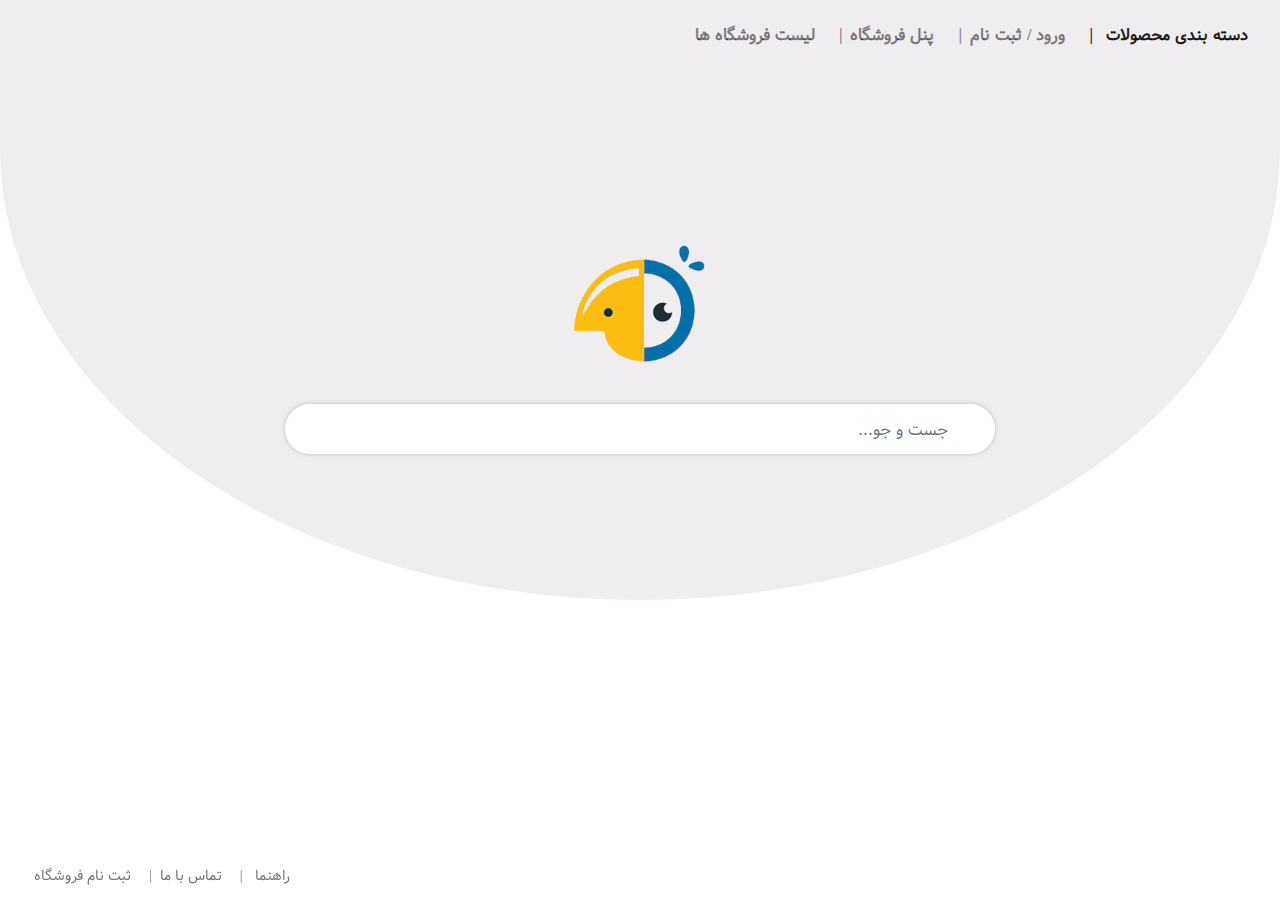
<file: index.html>
<!DOCTYPE html>
<html lang="en" dir="rtl">
<head>
    <meta http-equiv="Content-Type" content="text/html" charset="utf-8" />
    <meta name="viewport" content="width=device-width, initial-scale=1.0,  minimum-scale=1.0" />
    <title>ELSEE</title>
    <meta http-equiv="X-UA-Compatible" content="IE=edge">
    <meta name="viewport" content="width=device-width, initial-scale=1">
    <meta name="msapplication-tap-highlight" content="no"/>
    <link rel="shortcut icon" href="#">
    <meta name="keywords" content="">
    <meta name="description" content="">
    <meta name="application-name" content="ELSEE">
    <meta name="author" content="" />
    <meta name="robots" content="all, index, follow" />
    <meta name="googlebot" content="index, follow" />
    <meta name="geo.region" content="IR" />
    <meta name="dcterms.identifier" content="" />
    <meta name="dcterms.title" content="" />
    <meta name="dcterms.description" content="" />
    <meta name="dcterms.subject" content="" />
    <meta property="og:title" content="" />
    <meta property="og:description" content="" />
    <link rel="stylesheet" href="https://use.fontawesome.com/releases/v5.5.0/css/all.css" integrity="sha384-B4dIYHKNBt8Bc12p+WXckhzcICo0wtJAoU8YZTY5qE0Id1GSseTk6S+L3BlXeVIU" crossorigin="anonymous"/>
    <link rel="stylesheet" href="https://maxcdn.bootstrapcdn.com/bootstrap/4.1.0/css/bootstrap.min.css"/>
    <link rel="stylesheet" href="assets/css/home.css" />
    <link rel="stylesheet" href="assets/css/responsive.css" />
</head>


<body>
<header>
    <nav class="navbar navbar-expand-lg navbar-light">
        <button class="navbar-toggler" type="button" data-toggle="collapse" data-target="#main_navbar" aria-controls="main_navbar" aria-expanded="false" aria-label="Toggle navigation">
            <span class="navbar-toggler-icon"></span>
        </button>
        <div class="collapse navbar-collapse" id="main_navbar">
            <ul class="navbar-nav ml-auto">
                <li class="nav-item active">
                    <a class="nav-link" href="#exampleModal" data-toggle="modal">دسته بندی محصولات <span class="sr-only">(current)</span></a>
                </li>
                <li class="nav-item">
                    <a class="nav-link" href="#">ورود / ثبت نام</a>
                </li>
                <li class="nav-item">
                    <a class="nav-link" href="#">پنل فروشگاه</a>
                </li>
                <li class="nav-item">
                    <a class="nav-link" href="single.html">لیست فروشگاه ها</a>
                </li>
            </ul>
        </div>
    </nav>
</header>

<section id="main-page-back-color"></section>
<section>
    <div class="container demo">
        <div class="text-center">
            <main class="container">
                <div class="row h-100 justify-content-center align-items-center">
                    <div class="search_box col-lg-8 col-md-8 col-sm-10">
                        <div id="logo" class="text-center">
                            <figure>
                                <img src="assets/images/logo.png" alt="">
                            </figure>
                        </div>
                        <form>
                            <div class="search_frm_container input-group mb-3">
                                <input type="text" class="form-control" placeholder="جست و جو..." aria-label=""
                                       aria-describedby="search_btn" id="search_frm_input" size="4" maxlength="4">
                                <i class="fa fa-search" id="search_btn_icon"></i>
                                <i class="fa fa-times" id="clear_btn" title="Clear"></i>
                            </div>
                        </form>
                    </div>
                </div>
            </main>
        </div>
        <div class="modal left fade" id="exampleModal" tabindex="" role="dialog" aria-labelledby="exampleModalLabel" aria-hidden="true">
            <div class="modal-dialog" role="document" style="direction: rtl;">
                <div class="modal-content">
                    <div class="modal-body">
                        <ul class="navbar-nav right" style="float: right;">
                            <li>
                                <p style=" color: rgb(255, 187, 0); font-weight: bold; font-size: 20px;">دسته بندی ها</p>
                            </li>
                            <li class="nav-item">
                                <a class="nav-link" style="color: rgb(2, 2, 80); margin-bottom: 10px;" href='/products?filters={"category":"324769765"}'>TEST</a>
                            </li>
                        </ul>
                    </div>
                    <div class="modal-footer">
                        <button type="button" class="btn btn-secondary" data-dismiss="modal">بستن</button>
                    </div>
                </div>
            </div>
        </div>
    </div>
</section>

<footer>
    <nav class="footer">
        <ul class="mr-auto">
            <li class="nav-item">
                <a class="nav-link" href="#">راهنما </a>
            </li>
            <li class="nav-item">
                <a class="nav-link" href="#">تماس با ما</a>
            </li>
            <li class="nav-item">
                <a class="nav-link" href="#">ثبت نام فروشگاه</a>
            </li>
        </ul>
    </nav>
</footer>



<script src="https://ajax.googleapis.com/ajax/libs/jquery/3.3.1/jquery.min.js"></script>
<script src="https://cdnjs.cloudflare.com/ajax/libs/popper.js/1.14.0/umd/popper.min.js"></script>
<script src="https://maxcdn.bootstrapcdn.com/bootstrap/4.1.0/js/bootstrap.min.js"></script>
<script src="assets/js/home.js"></script>
</body>
</html>
</file>
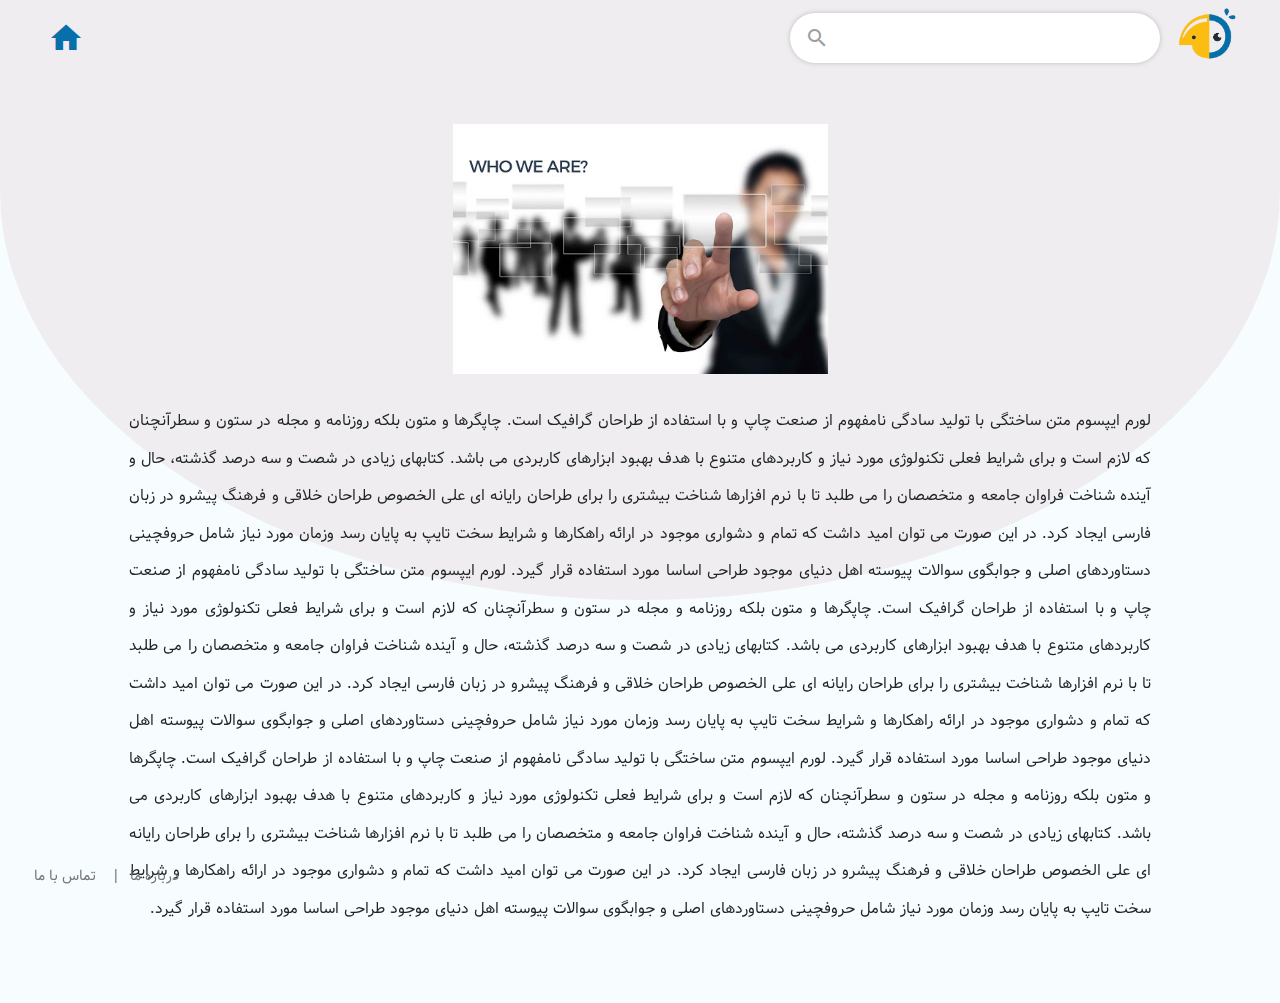
<file: about_us.html>
<!DOCTYPE html>
<html lang="en" dir="rtl">
<head>
    <meta http-equiv="Content-Type" content="text/html" charset="utf-8" />
    <title>درباره ما</title>
    <meta http-equiv="X-UA-Compatible" content="IE=edge">
    <meta name="msapplication-tap-highlight" content="no"/>
    <link rel="shortcut icon" href="#">
    <meta name="keywords" content="stm32f103zct6,arm®,cortex®,m3,stm32f1,microcontroller,ic,32,bit,72mhz,256kb,256k,8,flash,144,lqfp,20x20">
    <meta name="description" content="ARM® Cortex®-M3 STM32F1 Microcontroller IC 32-Bit 72MHz 256KB (256K x 8) FLASH 144-LQFP (20x20)">
    <meta name="application-name" content="STM32F103ZCT6">
    <meta name="author" content="http://yabco.ir" />
    <meta name="robots" content="all, index, follow" />
    <meta name="googlebot" content="index, follow" />
    <meta name="geo.region" content="IR" />
    <meta name="dcterms.identifier" content="http://yabco.ir" />
    <meta name="dcterms.title" content="STM32F103ZCT6" />
    <meta name="dcterms.description" content="ARM® Cortex®-M3 STM32F1 Microcontroller IC 32-Bit 72MHz 256KB (256K x 8) FLASH 144-LQFP (20x20)" />
    <meta name="dcterms.subject" content="ARM® Cortex®-M3 STM32F1 Microcontroller IC 32-Bit 72MHz 256KB (256K x 8) FLASH 144-LQFP (20x20)" />
    <meta property="og:title" content="STM32F103ZCT6" />
    <meta property="og:description" content="ARM® Cortex®-M3 STM32F1 Microcontroller IC 32-Bit 72MHz 256KB (256K x 8) FLASH 144-LQFP (20x20)" />
    <meta charset="UTF-8" />
    <meta name="viewport" content="width=device-width, initial-scale=1.0,  minimum-scale=1.0"/>
    <link rel="icon" href="assets/favicon.ico" type="image/x-icon">
    <link href="https://fonts.googleapis.com/icon?family=Material+Icons" rel="stylesheet">
    <link rel="stylesheet" href="assets/css/bootstrap.min.css"/>
    <link rel="stylesheet" href="assets/css/styles.css" />
    <link rel="stylesheet" href="assets/css/responsive.css" />
</head>


<body style="background-color: #f7fcff;">
<header>
    <nav class="navbar navbar-expand-lg navbar-light fixed-top">
        <button class="navbar-toggler" type="button" data-toggle="collapse" data-target="#main_navbar" aria-controls="main_navbar" aria-expanded="false" aria-label="Toggle navigation">
            <span class="navbar-toggler-icon"></span>
        </button>
        <a class="navbar-brand" href="index.html" id="navbarBrandDesktop">
            <img src="./assets/images/logo.png" alt="">
        </a>
        <div class="navbar_search_box">
            <form action="products.html">
                <div class="search_frm_container input-group mb-3">
                    <input type="text" class="form-control" aria-label=""
                           aria-describedby="search_btn" id="search_frm_input" autocomplete="off">
                    <i class="material-icons" id="search_btn_icon">search</i>
                    <i class="material-icons" id="clear_btn" title="Clear">close</i>
                </div>
            </form>
        </div>
        <a class="navbar-brand" href="index.html" id="navbarBrandMobile">
            <img src="./assets/images/logo.png" alt="">
        </a>
        <div class="collapse navbar-collapse" id="main_navbar">
            <ul class="navbar-nav mr-auto">
                <li class="nav-item active">
                    <a class="nav-link" href="index.html"><i class="material-icons">home</i><span class="sr-only">(current)</span></a>
                </li>
            </ul>
        </div>
    </nav>
</header>


<section id="main-page-back-color"></section>
<main style="margin-top: 100px;">
    <div class="container">
        <div class="row my-4">
            <div class="col-12">
                <div class="aboutus_container my-4">
                    <div class="card">
                        <div class="card-header"></div>
                        <div class="card-body">
                            <div class="aboutus_txt">
                                <p>
                                    لورم ایپسوم متن ساختگی با تولید سادگی نامفهوم از صنعت چاپ و با استفاده از طراحان گرافیک است. چاپگرها و متون بلکه روزنامه و مجله در ستون و سطرآنچنان که لازم است و برای شرایط فعلی تکنولوژی مورد نیاز و کاربردهای متنوع با هدف بهبود ابزارهای کاربردی می باشد. کتابهای زیادی در شصت و سه درصد گذشته، حال و آینده شناخت فراوان جامعه و متخصصان را می طلبد تا با نرم افزارها شناخت بیشتری را برای طراحان رایانه ای علی الخصوص طراحان خلاقی و فرهنگ پیشرو در زبان فارسی ایجاد کرد. در این صورت می توان امید داشت که تمام و دشواری موجود در ارائه راهکارها و شرایط سخت تایپ به پایان رسد وزمان مورد نیاز شامل حروفچینی دستاوردهای اصلی و جوابگوی سوالات پیوسته اهل دنیای موجود طراحی اساسا مورد استفاده قرار گیرد.

                                    لورم ایپسوم متن ساختگی با تولید سادگی نامفهوم از صنعت چاپ و با استفاده از طراحان گرافیک است. چاپگرها و متون بلکه روزنامه و مجله در ستون و سطرآنچنان که لازم است و برای شرایط فعلی تکنولوژی مورد نیاز و کاربردهای متنوع با هدف بهبود ابزارهای کاربردی می باشد. کتابهای زیادی در شصت و سه درصد گذشته، حال و آینده شناخت فراوان جامعه و متخصصان را می طلبد تا با نرم افزارها شناخت بیشتری را برای طراحان رایانه ای علی الخصوص طراحان خلاقی و فرهنگ پیشرو در زبان فارسی ایجاد کرد. در این صورت می توان امید داشت که تمام و دشواری موجود در ارائه راهکارها و شرایط سخت تایپ به پایان رسد وزمان مورد نیاز شامل حروفچینی دستاوردهای اصلی و جوابگوی سوالات پیوسته اهل دنیای موجود طراحی اساسا مورد استفاده قرار گیرد.

                                    لورم ایپسوم متن ساختگی با تولید سادگی نامفهوم از صنعت چاپ و با استفاده از طراحان گرافیک است. چاپگرها و متون بلکه روزنامه و مجله در ستون و سطرآنچنان که لازم است و برای شرایط فعلی تکنولوژی مورد نیاز و کاربردهای متنوع با هدف بهبود ابزارهای کاربردی می باشد. کتابهای زیادی در شصت و سه درصد گذشته، حال و آینده شناخت فراوان جامعه و متخصصان را می طلبد تا با نرم افزارها شناخت بیشتری را برای طراحان رایانه ای علی الخصوص طراحان خلاقی و فرهنگ پیشرو در زبان فارسی ایجاد کرد. در این صورت می توان امید داشت که تمام و دشواری موجود در ارائه راهکارها و شرایط سخت تایپ به پایان رسد وزمان مورد نیاز شامل حروفچینی دستاوردهای اصلی و جوابگوی سوالات پیوسته اهل دنیای موجود طراحی اساسا مورد استفاده قرار گیرد.
                                </p>
                            </div>
                        </div>
                    </div>
                </div>
            </div>
        </div>
    </div>
</main>



<footer>
    <nav class="footer">
        <ul class="mr-auto">
            <li class="nav-item">
                <a class="nav-link" href="about_us.html">درباره ما </a>
            </li>
            <li class="nav-item">
                <a class="nav-link" href="contact_us.html">تماس با ما</a>
            </li>
        </ul>
    </nav>
</footer>



<script src="assets/js/jquery-3.4.1.min.js"></script>
<script src="assets/js/popper.min.js"></script>
<script src="assets/js/bootstrap.min.js"></script>
<script src="assets/js/jquery.ez-plus.js"></script>
<script src="assets/js/owl.carousel.min.js"></script>
<script src="assets/js/scripts.js"></script>

</body>
</html>
</file>
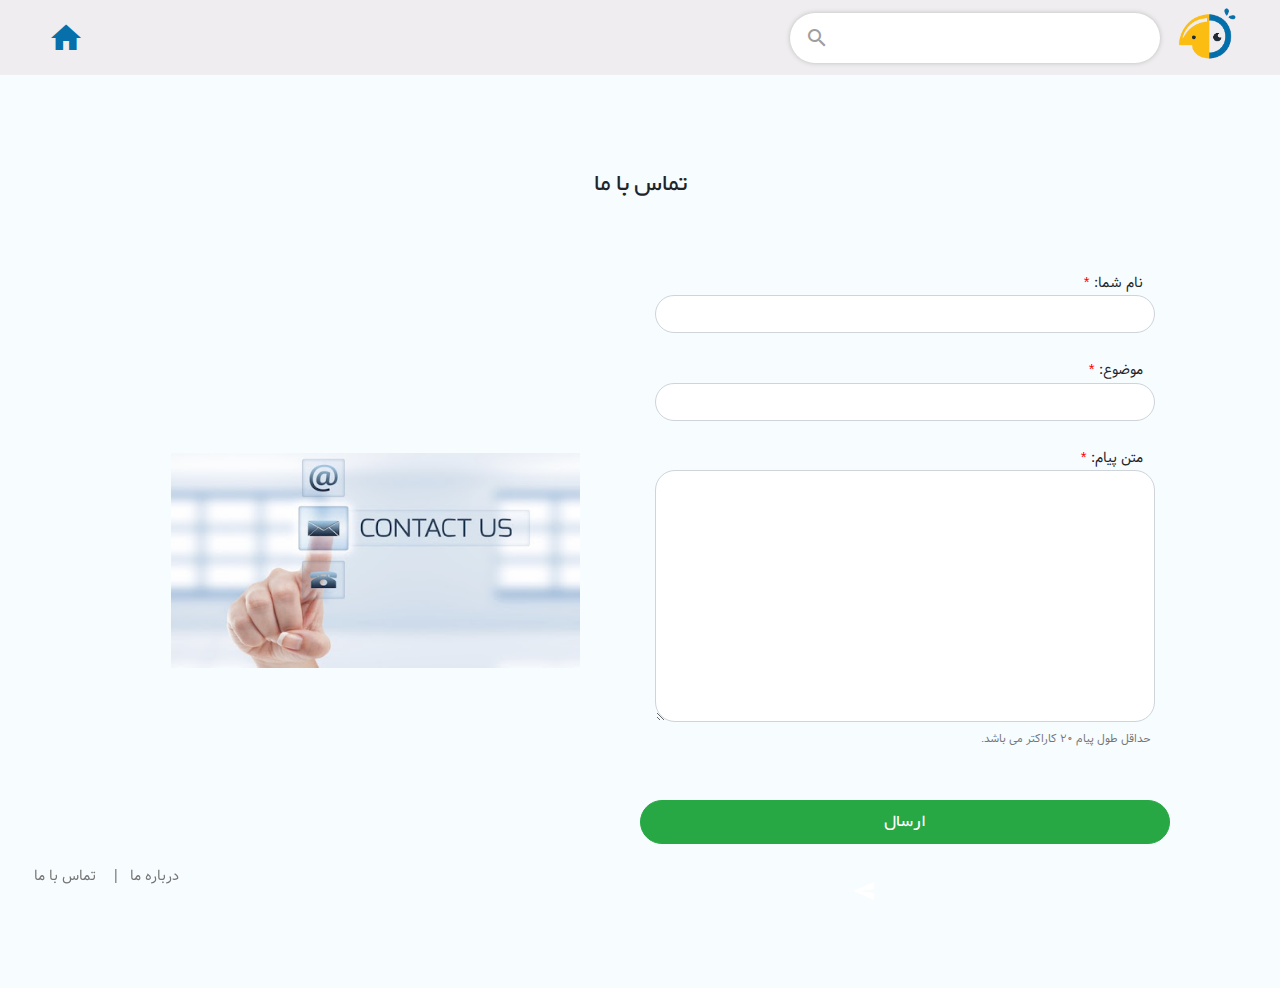
<file: contact_us.html>
<!DOCTYPE html>
<html lang="en" dir="rtl">
<head>
    <meta http-equiv="Content-Type" content="text/html" charset="utf-8" />
    <title>تماس با ما</title>
    <meta http-equiv="X-UA-Compatible" content="IE=edge">
    <meta name="msapplication-tap-highlight" content="no"/>
    <link rel="shortcut icon" href="#">
    <meta name="keywords" content="stm32f103zct6,arm®,cortex®,m3,stm32f1,microcontroller,ic,32,bit,72mhz,256kb,256k,8,flash,144,lqfp,20x20">
    <meta name="description" content="ARM® Cortex®-M3 STM32F1 Microcontroller IC 32-Bit 72MHz 256KB (256K x 8) FLASH 144-LQFP (20x20)">
    <meta name="application-name" content="STM32F103ZCT6">
    <meta name="author" content="http://yabco.ir" />
    <meta name="robots" content="all, index, follow" />
    <meta name="googlebot" content="index, follow" />
    <meta name="geo.region" content="IR" />
    <meta name="dcterms.identifier" content="http://yabco.ir" />
    <meta name="dcterms.title" content="STM32F103ZCT6" />
    <meta name="dcterms.description" content="ARM® Cortex®-M3 STM32F1 Microcontroller IC 32-Bit 72MHz 256KB (256K x 8) FLASH 144-LQFP (20x20)" />
    <meta name="dcterms.subject" content="ARM® Cortex®-M3 STM32F1 Microcontroller IC 32-Bit 72MHz 256KB (256K x 8) FLASH 144-LQFP (20x20)" />
    <meta property="og:title" content="STM32F103ZCT6" />
    <meta property="og:description" content="ARM® Cortex®-M3 STM32F1 Microcontroller IC 32-Bit 72MHz 256KB (256K x 8) FLASH 144-LQFP (20x20)" />
    <meta charset="UTF-8" />
    <meta name="viewport" content="width=device-width, initial-scale=1.0,  minimum-scale=1.0"/>
    <link rel="icon" href="assets/favicon.ico" type="image/x-icon">
    <link href="https://fonts.googleapis.com/icon?family=Material+Icons" rel="stylesheet">
    <link rel="stylesheet" href="assets/css/bootstrap.min.css"/>
    <link rel="stylesheet" href="assets/css/styles.css" />
    <link rel="stylesheet" href="assets/css/responsive.css" />
</head>


<body style="background-color: #f7fcff;">
<header>
    <nav class="navbar navbar-expand-lg navbar-light fixed-top">
        <button class="navbar-toggler" type="button" data-toggle="collapse" data-target="#main_navbar" aria-controls="main_navbar" aria-expanded="false" aria-label="Toggle navigation">
            <span class="navbar-toggler-icon"></span>
        </button>
        <a class="navbar-brand" href="index.html" id="navbarBrandDesktop">
            <img src="./assets/images/logo.png" alt="">
        </a>
        <div class="navbar_search_box">
            <form action="products.html">
                <div class="search_frm_container input-group mb-3">
                    <input type="text" class="form-control" aria-label=""
                           aria-describedby="search_btn" id="search_frm_input" autocomplete="off">
                    <i class="material-icons" id="search_btn_icon">search</i>
                    <i class="material-icons" id="clear_btn" title="Clear">close</i>
                </div>
            </form>
        </div>
        <a class="navbar-brand" href="index.html" id="navbarBrandMobile">
            <img src="./assets/images/logo.png" alt="">
        </a>
        <div class="collapse navbar-collapse" id="main_navbar">
            <ul class="navbar-nav mr-auto">
                <li class="nav-item active">
                    <a class="nav-link" href="index.html"><i class="material-icons">home</i><span class="sr-only">(current)</span></a>
                </li>
            </ul>
        </div>
    </nav>
</header>

<main style="margin-top: 100px;">
    <div class="container-fluid w-100">
        <div class="row my-4">
            <div class="col-12">
                <div class="contact_us_form_container my-5">
                    <div class="card">
                        <div class="card-header">
                            <h5 class="text-center">تماس با ما</h5>
                        </div>
                        <div class="card-body p-5">
                            <div class="row">
                                <div class="col-md-6 col-sm-12">
                                    <form class="contact_us_frm" id="contact_us_frm" novalidate>
                                        <div class="form-row">
                                            <div class="col-12 mb-4 required" id="your_name_div">
                                                <label for="your_name"> نام شما:</label>
                                                <input type="text" class="form-control" id="your_name" required>
                                                <div class="invalid-feedback">
                                                    <span id="invalid_name">لطفا نام خود را وارد کنید</span>
                                                </div>
                                            </div>
                                        </div>
                                        <div class="form-row">
                                            <div class="col-12 mb-4 required" id="subject_div">
                                                <label for="subject">موضوع:</label>
                                                <input type="text" class="form-control" id="subject">
                                                <div class="invalid-feedback">
                                                    <span id="invalid_subject">لطفا موضوع را وارد کنید</span>
                                                </div>
                                            </div>
                                        </div>
                                        <div class="form-row">
                                            <div class="col-12 mb-4 required">
                                                <label for="message_body">متن پیام:</label>
                                                <textarea class="form-control" name="" id="message_body" cols="30" rows="10"></textarea>
                                                <div class="form-text">حداقل طول پیام 20 کاراکتر می باشد.</div>
                                                <div class="invalid-feedback">
                                                    <span id="invalid_message">طول متن وارد شده کوتاه است</span>
                                                </div>
                                            </div>
                                        </div>
                                        <div class="row my-4">
                                            <button class="btn btn-success btn-block" type="submit" id="signup_frm_submit">
                                                ارسال<i class="material-icons align-middle mx-2" style="transform: rotateZ(180deg);">send</i>
                                            </button>
                                        </div>
                                    </form>
                                </div>
                                <div class="col-md-6 contact_us_image">
                                    <figure>
                                        <img src="assets/images/contactus.jpg" alt="">
                                    </figure>
                                </div>
                            </div>
                        </div>
                    </div>
                </div>
            </div>
        </div>
    </div>
</main>


<footer>
    <nav class="footer">
        <ul class="mr-auto">
            <li class="nav-item">
                <a class="nav-link" href="about_us.html">درباره ما </a>
            </li>
            <li class="nav-item">
                <a class="nav-link" href="contact_us.html">تماس با ما</a>
            </li>
        </ul>
    </nav>
</footer>


<script src="assets/js/jquery-3.4.1.min.js"></script>
<script src="assets/js/popper.min.js"></script>
<script src="assets/js/bootstrap.min.js"></script>
<script src="assets/js/jquery.ez-plus.js"></script>
<script src="assets/js/owl.carousel.min.js"></script>
<script src="assets/js/scripts.js"></script>

</body>
</html>
</file>
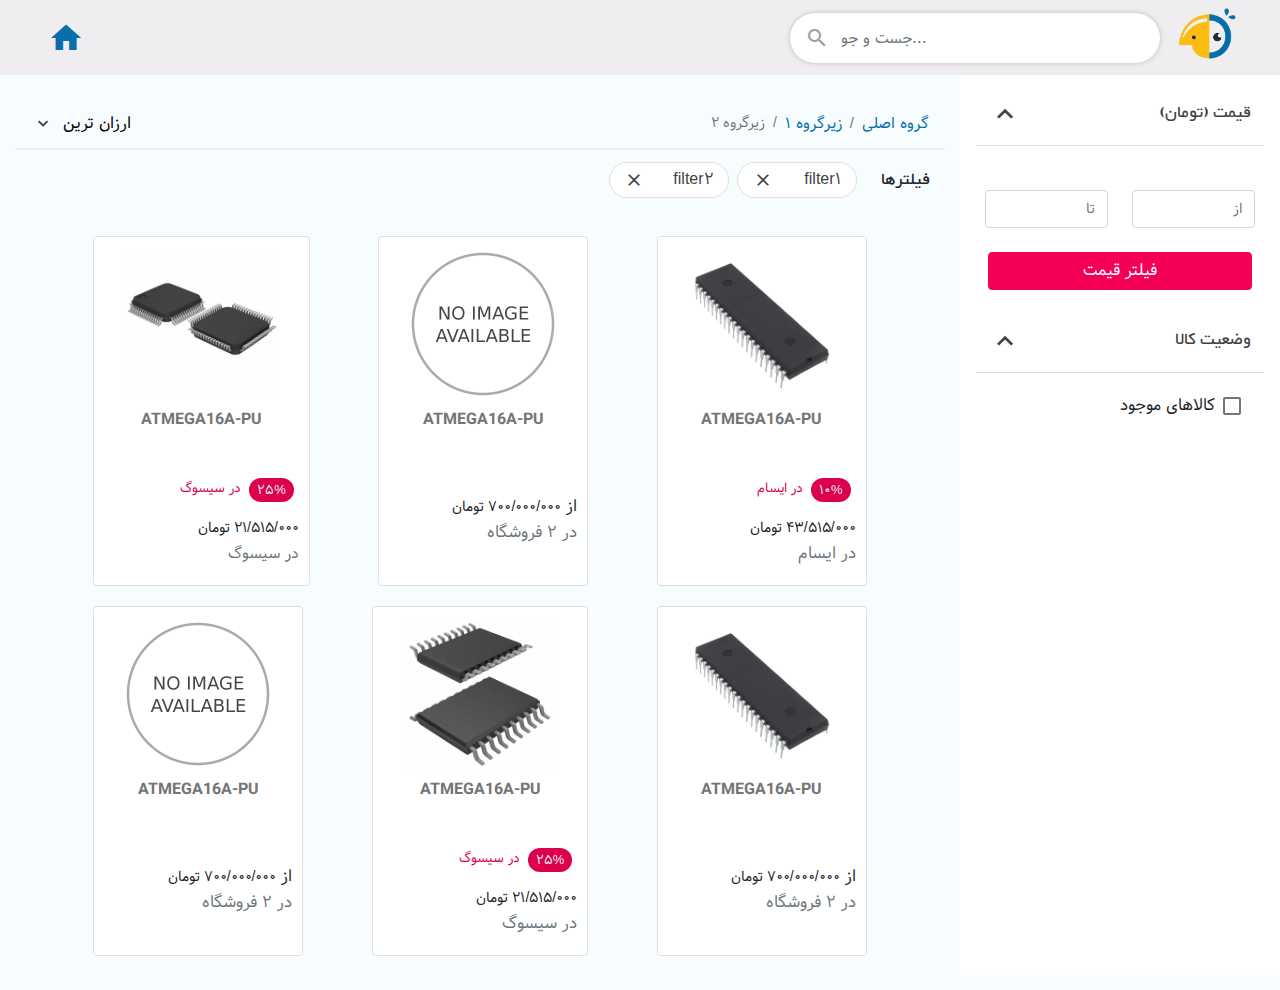
<file: products.html>
<!DOCTYPE html>
<html lang="en" dir="rtl">
<head>
    <meta http-equiv="Content-Type" content="text/html" charset="utf-8" />
    <title> STM32F103ZCT6</title>
    <meta http-equiv="X-UA-Compatible" content="IE=edge">
    <meta name="msapplication-tap-highlight" content="no"/>
    <link rel="shortcut icon" href="#">
    <meta name="keywords" content="stm32f103zct6,arm®,cortex®,m3,stm32f1,microcontroller,ic,32,bit,72mhz,256kb,256k,8,flash,144,lqfp,20x20">
    <meta name="description" content="ARM® Cortex®-M3 STM32F1 Microcontroller IC 32-Bit 72MHz 256KB (256K x 8) FLASH 144-LQFP (20x20)">
    <meta name="application-name" content="STM32F103ZCT6">
    <meta name="author" content="http://yabco.ir" />
    <meta name="robots" content="all, index, follow" />
    <meta name="googlebot" content="index, follow" />
    <meta name="geo.region" content="IR" />
    <meta name="dcterms.identifier" content="http://yabco.ir" />
    <meta name="dcterms.title" content="STM32F103ZCT6" />
    <meta name="dcterms.description" content="ARM® Cortex®-M3 STM32F1 Microcontroller IC 32-Bit 72MHz 256KB (256K x 8) FLASH 144-LQFP (20x20)" />
    <meta name="dcterms.subject" content="ARM® Cortex®-M3 STM32F1 Microcontroller IC 32-Bit 72MHz 256KB (256K x 8) FLASH 144-LQFP (20x20)" />
    <meta property="og:title" content="STM32F103ZCT6" />
    <meta property="og:description" content="ARM® Cortex®-M3 STM32F1 Microcontroller IC 32-Bit 72MHz 256KB (256K x 8) FLASH 144-LQFP (20x20)" />
    <meta charset="UTF-8" />
    <meta name="viewport" content="width=device-width, initial-scale=1.0,  minimum-scale=1.0"/>
    <title>products</title>
    <link rel="icon" href="assets/favicon.ico" type="image/x-icon">
    <link href="https://fonts.googleapis.com/icon?family=Material+Icons" rel="stylesheet">
    <link rel="stylesheet" href="assets/css/bootstrap.min.css"/>
    <link rel="stylesheet" href="assets/css/styles.css" />
    <link rel="stylesheet" href="assets/css/responsive.css" />
</head>


<body style="background-color: #f7fcff;">
<header>
    <nav class="navbar navbar-expand-lg navbar-light fixed-top">
        <button class="navbar-toggler" type="button" data-toggle="collapse" data-target="#main_navbar" aria-controls="main_navbar" aria-expanded="false" aria-label="Toggle navigation">
            <span class="navbar-toggler-icon"></span>
        </button>
        <a class="navbar-brand" href="index.html" id="navbarBrandDesktop">
            <img src="./assets/images/logo.png" alt="">
        </a>
        <div class="navbar_search_box">
            <form action="products.html">
                <div class="search_frm_container input-group mb-3">
                    <input type="text" class="form-control" placeholder="جست و جو..." aria-label=""
                           aria-describedby="search_btn" id="search_frm_input" autocomplete="off">
                    <i class="material-icons" id="search_btn_icon">search</i>
                    <i class="material-icons" id="clear_btn" title="Clear">close</i>
                </div>
            </form>
        </div>
        <a class="navbar-brand" href="index.html" id="navbarBrandMobile">
            <img src="./assets/images/logo.png" alt="">
        </a>
        <div class="collapse navbar-collapse" id="main_navbar">
            <ul class="navbar-nav mr-auto">
                <li class="nav-item active">
                    <a class="nav-link" href="index.html"><i class="material-icons">home</i><span class="sr-only">(current)</span></a>
                </li>
            </ul>
        </div>
    </nav>
</header>

<main style="margin-top: 100px;">
    <div class="container-fluid w-100">
        <div class="row my-4">
            <div class="col-md-3 col-sm-12">
                <div class="sidebar">
                    <div id="accordion">
                        <div class="card">
                            <div class="card-header" id="headingOne">
                                <h5 class="mb-0">
                                    <button class="btn btn-link" data-toggle="collapse" data-target="#collapseOne" aria-expanded="true" aria-controls="collapseOne">
                                        قیمت (تومان) <i class="material-icons">keyboard_arrow_up</i>
                                    </button>
                                </h5>
                            </div>
                            <div id="collapseOne" class="collapse show" aria-labelledby="headingOne" data-parent="#accordion">
                                <div class="card-body">
                                    <div class="row d-flex justify-content-around my-4">
                                        <input type="text" class="form-control col-5"  placeholder="از "
                                               onkeyup="this.value = this.value.replace(/[^\d]+/g, '');">
                                        <input type="text" class="form-control col-5" placeholder="تا "
                                               onkeyup="this.value = this.value.replace(/[^\d]+/g, '');">
                                    </div>
                                    <button class="btn btn-danger btn-block">فیلتر قیمت</button>
                                </div>
                            </div>
                        </div>
                        <div class="card">
                            <div class="card-header" id="headingTwo">
                                <h5 class="mb-0">
                                    <button class="btn btn-link" data-toggle="collapse"
                                            data-target="#collapseTwo" aria-expanded="true" aria-controls="collapseTwo">
                                        وضعیت کالا <i class="material-icons">keyboard_arrow_up</i>
                                    </button>
                                </h5>
                            </div>
                            <div id="collapseTwo" class="collapse show" aria-labelledby="headingTwo" data-parent="#accordion2">
                                <div class="card-body text-right">
                                    <label class="pure-material-checkbox">
                                        <input type="checkbox">
                                        <span>کالاهای موجود</span>
                                    </label>
                                </div>
                            </div>
                        </div>
                    </div>
                </div>
            </div>
            <div class="col-md-9 col-sm-12">
                <nav aria-label="breadcrumb" id="breadcrumb_nav">
                    <ol class="breadcrumb">
                        <li class="breadcrumb-item"><a href="#">گروه اصلی</a></li>
                        <li class="breadcrumb-item"><a href="#">زیرگروه 1</a></li>
                        <li class="breadcrumb-item active" aria-current="page">زیرگروه 2</li>
                    </ol>
                    <div class="dropdown">
                        <button class="btn dropdown-toggle" type="button" id="dropdownMenuButton"
                                data-toggle="dropdown" aria-haspopup="true" aria-expanded="false"
                        >
                            ارزان ترین
                            <i class="material-icons">keyboard_arrow_down</i>
                        </button>
                        <div class="dropdown-menu" aria-labelledby="dropdownMenuButton">
                            <a class="dropdown-item" href="#">محبوب ترین</a>
                            <a class="dropdown-item" href="#">جدیدترین</a>
                            <a class="dropdown-item active" href="#">ارزان ترین</a>
                            <a class="dropdown-item" href="#">گران ترین</a>
                        </div>
                    </div>
                </nav>
                <div class="products_filters">
                    <div class="row mb-3">
                        <h5>فیلترها</h5>
                        <ul class="products_filters_list">
                            <li>
                                <span class="text-right">filter1 <i class="material-icons close_filter_tag">close</i></span>
                            </li>
                            <li>
                                <span>filter2 <i class="material-icons close_filter_tag">close</i></span>
                            </li>
                        </ul>
                    </div>

                </div>

                <div class="products_list d-flex justify-content-center">
                    <div class="products_cards">
                        <div class="card">
                            <div class="card-header">
                                <a href="single.html">
                                    <img src="./assets/images/p2.jpg" alt="">
                                </a>
                                <a href="single.html"><h6 class="partNameBold">ATMEGA16A-PU</h6></a>
                            </div>
                            <div class="card-body">
                                <!-- if product had discount-->
                                <div class="row has_badge my-1">
                                    <span class="products_cart-badge">10%</span>
                                    <span class="products_cart-badge_text">در ایسام</span>
                                </div>
                                <!-- if product had discount-->

                                <!-- if product is in one shop-->
                                <div class="product_price_singleShop my-1">
                                    <p class="product_price"><span class="digits">43515000 تومان</span></p>
                                    <p class="product_price_shop"><span class="text-muted">در ایسام</span></p>
                                </div>
                                <!-- if product is in one shop-->
                            </div>
                        </div>
                        <div class="card">
                            <div class="card-header">
                                <a href="single.html">
                                    <!-- when no image is available -->
                                    <img class="no-image" src="" alt="">
                                </a>
                                <a href="single.html"><h6 class="partNameBold">ATMEGA16A-PU</h6></a>
                            </div>
                            <div class="card-body">
                                <!-- if product is in multi shops-->
                                <div class="product_price_multiShop my-1">
                                    <p class="product_price"><span class="digits">700000000 تومان</span></p>
                                    <p class="product_price_shop_count text-muted"><span>2</span></p>
                                </div>
                                <!-- if product is in multi shops-->
                            </div>
                        </div>
                        <div class="card">
                            <div class="card-header">
                                <a href="single.html">
                                    <img src="./assets/images/p1.jpg" alt="">
                                </a>
                                <a href="single.html"><h6 class="partNameBold">ATMEGA16A-PU</h6></a>
                            </div>
                            <div class="card-body">
                                <!-- if product had discount-->
                                <div class="row has_badge my-1">
                                    <span class="products_cart-badge">25%</span>
                                    <span class="products_cart-badge_text">در سیسوگ</span>
                                </div>
                                <!-- if product had discount-->

                                <!-- if product is in one shop-->
                                <div class="product_price_singleShop my-1">
                                    <p class="product_price"><span class="digits">21515000 تومان</span></p>
                                    <p class="product_price_shop_name"><span class="text-muted">در سیسوگ</span></p>
                                </div>
                                <!-- if product is in one shop-->
                            </div>
                        </div>
                        <div class="card">
                            <div class="card-header">
                                <a href="single.html">
                                    <img src="./assets/images/p2.jpg" alt="">
                                </a>
                                <a href="single.html"><h6 class="partNameBold">ATMEGA16A-PU</h6></a>
                            </div>
                            <div class="card-body">
                                <!-- if product is in multi shops-->
                                <div class="product_price_multiShop my-1">
                                    <p class="product_price"><span class="digits">700000000 تومان</span></p>
                                    <p class="product_price_shop_count text-muted"><span>2</span></p>
                                </div>
                                <!-- if product is in multi shops-->
                            </div>
                        </div>
                        <div class="card">
                            <div class="card-header">
                                <a href="single.html">
                                    <img src="./assets/images/p3.jpg" alt="">
                                </a>
                                <a href="single.html"><h6 class="partNameBold">ATMEGA16A-PU</h6></a>
                            </div>
                            <div class="card-body">
                                <!-- if product had discount-->
                                <div class="row has_badge my-1">
                                    <span class="products_cart-badge">25%</span>
                                    <span class="products_cart-badge_text">در سیسوگ</span>
                                </div>
                                <!-- if product had discount-->

                                <!-- if product is in one shop-->
                                <div class="product_price_singleShop my-1">
                                    <p class="product_price"><span class="digits">21515000 تومان</span></p>
                                    <p class="product_price_shop"><span class="text-muted">در سیسوگ</span></p>
                                </div>
                                <!-- if product is in one shop-->
                            </div>
                        </div>
                        <div class="card">
                            <div class="card-header">
                                <a href="single.html">
                                    <!-- when no image is available -->
                                    <img class="no-image" src="" alt="">
                                </a>
                                <a href="single.html"><h6 class="partNameBold">ATMEGA16A-PU</h6></a>
                            </div>
                            <div class="card-body">
                                <!-- if product is in multi shops-->
                                <div class="product_price_multiShop my-1">
                                    <p class="product_price"><span class="digits">700000000 تومان</span></p>
                                    <p class="product_price_shop_count text-muted"><span>2</span></p>
                                </div>
                                <!-- if product is in multi shops-->
                            </div>
                        </div>

                    </div>


                </div>

            </div>
        </div>
    </div>

</main>



<script src="assets/js/jquery-3.4.1.min.js"></script>
<script src="assets/js/popper.min.js"></script>
<script src="assets/js/bootstrap.min.js"></script>
<script src="assets/js/jquery.ez-plus.js"></script>
<script src="assets/js/owl.carousel.min.js"></script>
<script src="assets/js/scripts.js"></script>

</body>
</html>
</file>
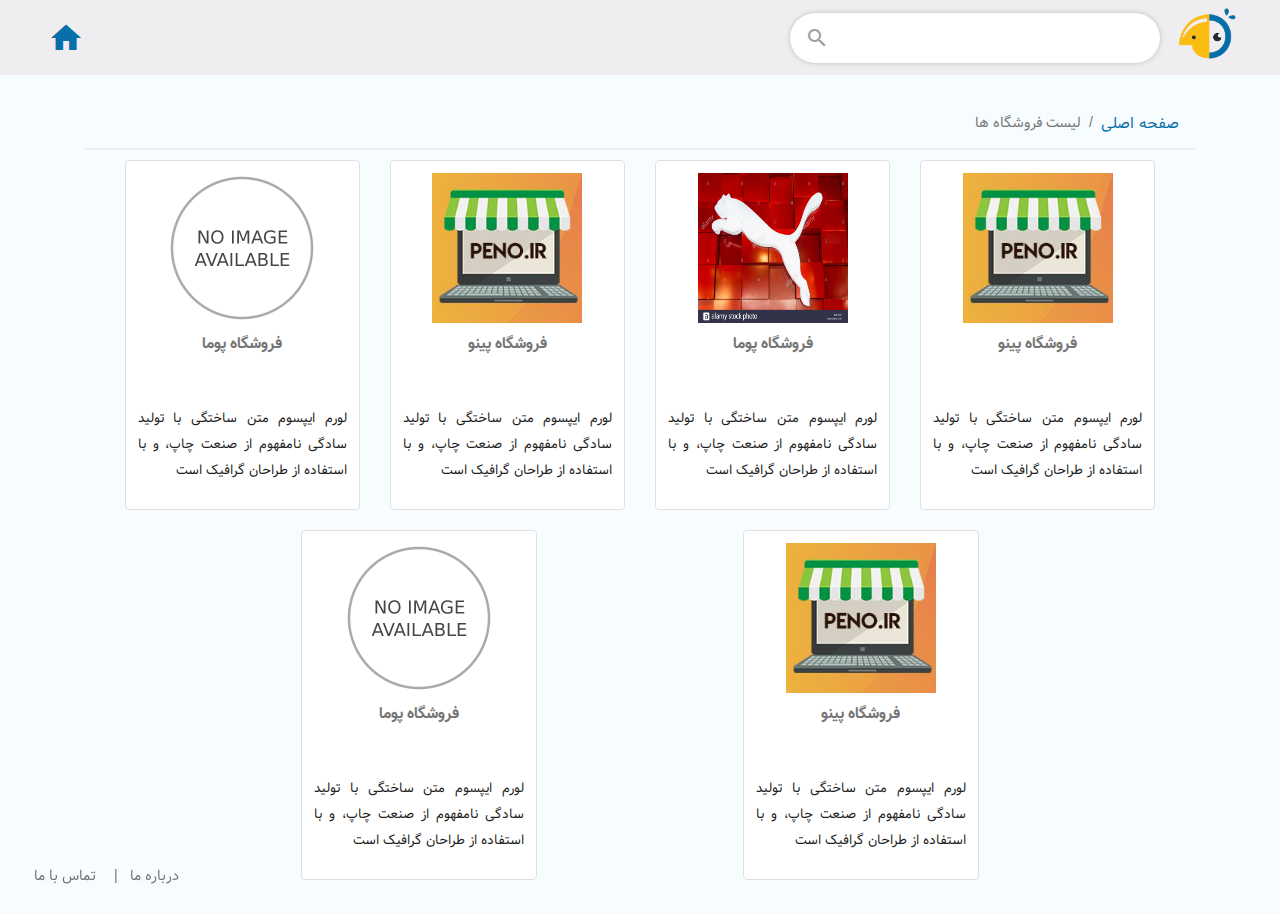
<file: shops_list.html>
<!DOCTYPE html>
<html lang="en" dir="rtl">
<head>
    <meta http-equiv="Content-Type" content="text/html" charset="utf-8" />
    <title>لیست فروشگاه ها</title>
    <meta http-equiv="X-UA-Compatible" content="IE=edge">
    <meta name="msapplication-tap-highlight" content="no"/>
    <link rel="shortcut icon" href="#">
    <meta name="keywords" content="stm32f103zct6,arm®,cortex®,m3,stm32f1,microcontroller,ic,32,bit,72mhz,256kb,256k,8,flash,144,lqfp,20x20">
    <meta name="description" content="ARM® Cortex®-M3 STM32F1 Microcontroller IC 32-Bit 72MHz 256KB (256K x 8) FLASH 144-LQFP (20x20)">
    <meta name="application-name" content="STM32F103ZCT6">
    <meta name="author" content="http://yabco.ir" />
    <meta name="robots" content="all, index, follow" />
    <meta name="googlebot" content="index, follow" />
    <meta name="geo.region" content="IR" />
    <meta name="dcterms.identifier" content="http://yabco.ir" />
    <meta name="dcterms.title" content="STM32F103ZCT6" />
    <meta name="dcterms.description" content="ARM® Cortex®-M3 STM32F1 Microcontroller IC 32-Bit 72MHz 256KB (256K x 8) FLASH 144-LQFP (20x20)" />
    <meta name="dcterms.subject" content="ARM® Cortex®-M3 STM32F1 Microcontroller IC 32-Bit 72MHz 256KB (256K x 8) FLASH 144-LQFP (20x20)" />
    <meta property="og:title" content="STM32F103ZCT6" />
    <meta property="og:description" content="ARM® Cortex®-M3 STM32F1 Microcontroller IC 32-Bit 72MHz 256KB (256K x 8) FLASH 144-LQFP (20x20)" />
    <meta charset="UTF-8" />
    <meta name="viewport" content="width=device-width, initial-scale=1.0,  minimum-scale=1.0"/>
    <link rel="icon" href="assets/favicon.ico" type="image/x-icon">
    <link href="https://fonts.googleapis.com/icon?family=Material+Icons" rel="stylesheet">
    <link rel="stylesheet" href="assets/css/bootstrap.min.css"/>
    <link rel="stylesheet" href="assets/css/styles.css" />
    <link rel="stylesheet" href="assets/css/responsive.css" />
</head>


<body style="background-color: #f7fcff;">
<header>
    <nav class="navbar navbar-expand-lg navbar-light fixed-top">
        <button class="navbar-toggler" type="button" data-toggle="collapse" data-target="#main_navbar" aria-controls="main_navbar" aria-expanded="false" aria-label="Toggle navigation">
            <span class="navbar-toggler-icon"></span>
        </button>
        <a class="navbar-brand" href="index.html" id="navbarBrandDesktop">
            <img src="./assets/images/logo.png" alt="">
        </a>
        <div class="navbar_search_box">
            <form action="products.html">
                <div class="search_frm_container input-group mb-3">
                    <input type="text" class="form-control" aria-label=""
                           aria-describedby="search_btn" id="search_frm_input" autocomplete="off">
                    <i class="material-icons" id="search_btn_icon">search</i>
                    <i class="material-icons" id="clear_btn" title="Clear">close</i>
                </div>
            </form>
        </div>
        <a class="navbar-brand" href="index.html" id="navbarBrandMobile">
            <img src="./assets/images/logo.png" alt="">
        </a>
        <div class="collapse navbar-collapse" id="main_navbar">
            <ul class="navbar-nav mr-auto">
                <li class="nav-item active">
                    <a class="nav-link" href="index.html"><i class="material-icons">home</i><span class="sr-only">(current)</span></a>
                </li>
            </ul>
        </div>
    </nav>
</header>

<main style="margin-top: 100px;">
    <div class="container w-100">
        <div class="row my-4">
            <div class="col-12">
                <nav aria-label="breadcrumb" id="breadcrumb_nav">
                    <ol class="breadcrumb">
                        <li class="breadcrumb-item"><a href="#">صفحه اصلی</a></li>
                        <li class="breadcrumb-item active" aria-current="page">لیست فروشگاه ها</li>
                    </ol>
                </nav>

                <div class="shops_list d-flex justify-content-start">
                    <div class="shops_cards">
                        <div class="card">
                            <div class="card-header">
                                <a href="single.html">
                                    <img src="./assets/images/shop1.jpg" alt="">
                                </a>
                                <a href="single.html"><h6 class="partNameBold">فروشگاه پینو</h6></a>
                            </div>
                            <div class="card-body">
                                <div class="shops_desc my-1">
                                    <p>
                                        لورم ایپسوم متن ساختگی با تولید سادگی نامفهوم از صنعت چاپ، و با استفاده از طراحان گرافیک است
                                    </p>
                                </div>
                            </div>
                        </div>
                        <div class="card">
                            <div class="card-header">
                                <a href="single.html">
                                    <img src="./assets/images/shop2.jpg" alt="">
                                </a>
                                <a href="single.html"><h6 class="partNameBold">فروشگاه پوما</h6></a>
                            </div>
                            <div class="card-body">
                                <div class="shops_desc my-1">
                                    <p>
                                        لورم ایپسوم متن ساختگی با تولید سادگی نامفهوم از صنعت چاپ، و با استفاده از طراحان گرافیک است
                                    </p>
                                </div>
                            </div>
                        </div>
                        <div class="card">
                            <div class="card-header">
                                <a href="single.html">
                                    <img src="./assets/images/shop1.jpg" alt="">
                                </a>
                                <a href="single.html"><h6 class="partNameBold">فروشگاه پینو</h6></a>
                            </div>
                            <div class="card-body">
                                <div class="shops_desc my-1">
                                    <p>
                                        لورم ایپسوم متن ساختگی با تولید سادگی نامفهوم از صنعت چاپ، و با استفاده از طراحان گرافیک است
                                    </p>
                                </div>
                            </div>
                        </div>
                        <div class="card">
                            <div class="card-header">
                                <a href="single.html">
                                    <!-- if shop has no avatar -->
                                        <img src="./assets/images/image_not_found.jpg" alt="">
                                    <!-- if shop has no avatar -->
                                </a>
                                <a href="single.html"><h6 class="partNameBold">فروشگاه پوما</h6></a>
                            </div>
                            <div class="card-body">
                                <div class="shops_desc my-1">
                                    <p>
                                        لورم ایپسوم متن ساختگی با تولید سادگی نامفهوم از صنعت چاپ، و با استفاده از طراحان گرافیک است
                                    </p>
                                </div>
                            </div>
                        </div>
                        <div class="card">
                            <div class="card-header">
                                <a href="single.html">
                                    <img src="./assets/images/shop1.jpg" alt="">
                                </a>
                                <a href="single.html"><h6 class="partNameBold">فروشگاه پینو</h6></a>
                            </div>
                            <div class="card-body">
                                <div class="shops_desc my-1">
                                    <p>
                                        لورم ایپسوم متن ساختگی با تولید سادگی نامفهوم از صنعت چاپ، و با استفاده از طراحان گرافیک است
                                    </p>
                                </div>
                            </div>
                        </div>
                        <div class="card">
                            <div class="card-header">
                                <a href="single.html">
                                    <!-- if shop has no avatar -->
                                        <img src="./assets/images/image_not_found.jpg" alt="">
                                    <!-- if shop has no avatar -->
                                </a>
                                <a href="single.html"><h6 class="partNameBold">فروشگاه پوما</h6></a>
                            </div>
                            <div class="card-body">
                                <div class="shops_desc my-1">
                                    <p>
                                        لورم ایپسوم متن ساختگی با تولید سادگی نامفهوم از صنعت چاپ، و با استفاده از طراحان گرافیک است
                                    </p>
                                </div>
                            </div>
                        </div>
                    </div>
                </div>
            </div>
        </div>
    </div>

</main>


<footer>
    <nav class="footer">
        <ul class="mr-auto">
            <li class="nav-item">
                <a class="nav-link" href="about_us.html">درباره ما </a>
            </li>
            <li class="nav-item">
                <a class="nav-link" href="contact_us.html">تماس با ما</a>
            </li>
        </ul>
    </nav>
</footer>



<script src="assets/js/jquery-3.4.1.min.js"></script>
<script src="assets/js/popper.min.js"></script>
<script src="assets/js/bootstrap.min.js"></script>
<script src="assets/js/jquery.ez-plus.js"></script>
<script src="assets/js/owl.carousel.min.js"></script>
<script src="assets/js/scripts.js"></script>

</body>
</html>
</file>
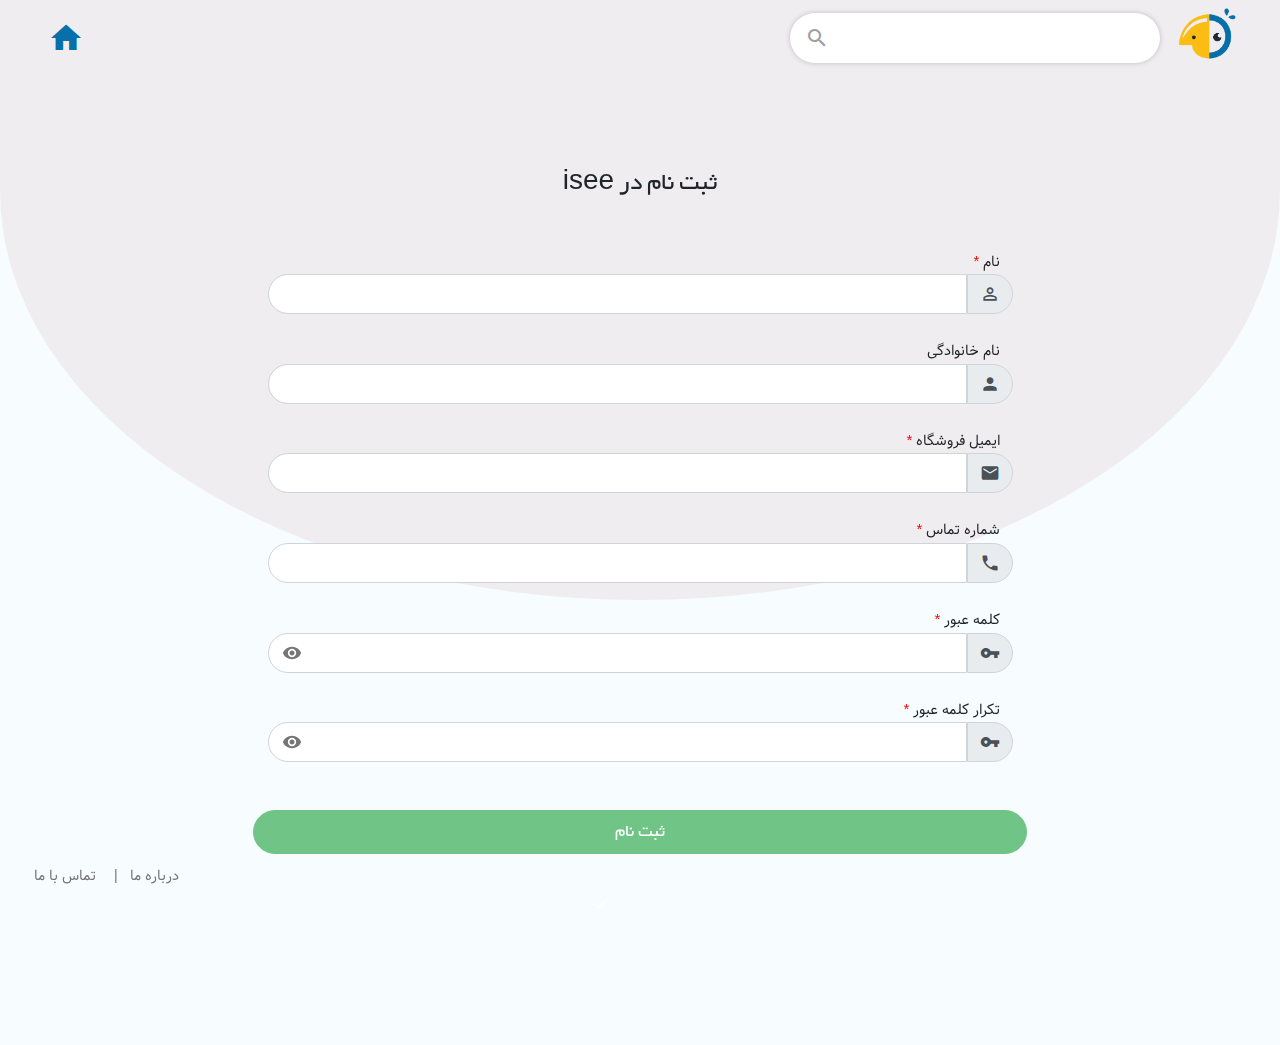
<file: signup.html>
<!DOCTYPE html>
<html lang="en" dir="rtl">
<head>
    <meta http-equiv="Content-Type" content="text/html" charset="utf-8" />
    <title> ثبت نام</title>
    <meta http-equiv="X-UA-Compatible" content="IE=edge">
    <meta name="msapplication-tap-highlight" content="no"/>
    <link rel="shortcut icon" href="#">
    <meta name="keywords" content="stm32f103zct6,arm®,cortex®,m3,stm32f1,microcontroller,ic,32,bit,72mhz,256kb,256k,8,flash,144,lqfp,20x20">
    <meta name="description" content="ARM® Cortex®-M3 STM32F1 Microcontroller IC 32-Bit 72MHz 256KB (256K x 8) FLASH 144-LQFP (20x20)">
    <meta name="application-name" content="STM32F103ZCT6">
    <meta name="author" content="http://yabco.ir" />
    <meta name="robots" content="all, index, follow" />
    <meta name="googlebot" content="index, follow" />
    <meta name="geo.region" content="IR" />
    <meta name="dcterms.identifier" content="http://yabco.ir" />
    <meta name="dcterms.title" content="STM32F103ZCT6" />
    <meta name="dcterms.description" content="ARM® Cortex®-M3 STM32F1 Microcontroller IC 32-Bit 72MHz 256KB (256K x 8) FLASH 144-LQFP (20x20)" />
    <meta name="dcterms.subject" content="ARM® Cortex®-M3 STM32F1 Microcontroller IC 32-Bit 72MHz 256KB (256K x 8) FLASH 144-LQFP (20x20)" />
    <meta property="og:title" content="STM32F103ZCT6" />
    <meta property="og:description" content="ARM® Cortex®-M3 STM32F1 Microcontroller IC 32-Bit 72MHz 256KB (256K x 8) FLASH 144-LQFP (20x20)" />
    <meta charset="UTF-8" />
    <meta name="viewport" content="width=device-width, initial-scale=1.0,  minimum-scale=1.0"/>
    <link rel="icon" href="assets/favicon.ico" type="image/x-icon">
    <link href="https://fonts.googleapis.com/icon?family=Material+Icons" rel="stylesheet">
    <link rel="stylesheet" href="assets/css/bootstrap.min.css"/>
    <link rel="stylesheet" href="assets/css/styles.css" />
    <link rel="stylesheet" href="assets/css/responsive.css" />
</head>


<body style="background-color: #f7fcff;">
<header>
    <nav class="navbar navbar-expand-lg navbar-light fixed-top">
        <button class="navbar-toggler" type="button" data-toggle="collapse" data-target="#main_navbar" aria-controls="main_navbar" aria-expanded="false" aria-label="Toggle navigation">
            <span class="navbar-toggler-icon"></span>
        </button>
        <a class="navbar-brand" href="index.html" id="navbarBrandDesktop">
            <img src="./assets/images/logo.png" alt="">
        </a>
        <div class="navbar_search_box">
            <form action="products.html">
                <div class="search_frm_container input-group mb-3">
                    <input type="text" class="form-control" aria-label=""
                           aria-describedby="search_btn" id="search_frm_input" autocomplete="off">
                    <i class="material-icons" id="search_btn_icon">search</i>
                    <i class="material-icons" id="clear_btn" title="Clear">close</i>
                </div>
            </form>
        </div>
        <a class="navbar-brand" href="index.html" id="navbarBrandMobile">
            <img src="./assets/images/logo.png" alt="">
        </a>
        <div class="collapse navbar-collapse" id="main_navbar">
            <ul class="navbar-nav mr-auto">
                <li class="nav-item active">
                    <a class="nav-link" href="index.html"><i class="material-icons">home</i><span class="sr-only">(current)</span></a>
                </li>
            </ul>
        </div>
    </nav>
</header>


<section id="main-page-back-color"></section>
<main>
    <div class="container w-100">
        <div class="row my-5">
            <div class="col-12">
                <div class="signup_form_container">
                    <div class="card">
                        <div class="card-body">
                            <form class="signup_frm" id="signup_frm" novalidate>
                                <fieldset class="mb-5">
                                    <h5 class="text-center">ثبت نام در isee</h5>
                                </fieldset>
                                <div class="form-row">
                                    <div class="col-12 mb-4 required">
                                        <label for="name">نام</label>
                                        <div class="input-group">
                                            <div class="input-group-prepend">
                                                <span class="input-group-text"><i class="material-icons">person_outline</i></span>
                                            </div>
                                            <input type="text" class="form-control signUpInput" id="name" required>
                                            <div class="invalid-feedback">
                                                <span id="invalid_name">لطفا نام خود را وارد کنید</span>
                                            </div>
                                        </div>
                                    </div>
                                </div>
                                <div class="form-row">
                                    <div class="col-12 mb-4">
                                        <label for="family"> نام خانوادگی</label>
                                        <div class="input-group">
                                            <div class="input-group-prepend">
                                                <span class="input-group-text"><i class="material-icons">person</i></span>
                                            </div>
                                            <input type="text" class="form-control signUpInput" id="family">
                                        </div>
                                    </div>
                                </div>

                                <div class="form-row">
                                    <div class="col-12 mb-4 required">
                                        <label for="email">ایمیل فروشگاه</label>
                                        <div class="input-group">
                                            <div class="input-group-prepend">
                                                <span class="input-group-text"><i class="material-icons">email</i></span>
                                            </div>
                                            <input type="email" class="form-control signUpInput" id="email" required>
                                            <div class="invalid-feedback">
                                                <span id="invalid_email">لطفا یک ایمیل معتبر وارد کنید</span>
                                            </div>
                                        </div>
                                    </div>
                                </div>
                                <div class="form-row">
                                    <div class="col-12 mb-4 required">
                                        <label for="phone">شماره تماس</label>
                                        <div class="input-group">
                                            <div class="input-group-prepend">
                                                <span class="input-group-text"><i class="material-icons">call</i></span>
                                            </div>
                                            <input type="text" class="form-control signUpInput" id="phone" required maxlength="11"
                                                   onkeyup="this.value = this.value.replace(/[^\d]+/g, '');">
                                            <div class="invalid-feedback">
                                                <span id="invalid_username">لطفا یک شماره تماس معتبر وارد کنید</span>
                                            </div>
                                        </div>
                                    </div>
                                </div>
                                <div class="form-row required">
                                    <div class="col-12 mb-4" style="position: relative;">
                                        <label for="password">کلمه عبور</label>
                                        <div class="input-group">
                                            <div class="input-group-prepend">
                                                <span class="input-group-text"><i class="material-icons">vpn_key</i></span>
                                            </div>
                                            <input type="password" class="form-control signUpInput" id="password" required>
                                            <span class="show_pass" id="showPassword"><i class="material-icons">remove_red_eye</i></span>
                                            <div class="invalid-feedback">
                                                <span id="invalid_password">کلمه عبور را وارد کنید</span>
                                            </div>
                                        </div>
                                        </div>
                                </div>
                                <div class="form-row required">
                                    <div class="col-12 mb-4">
                                        <label for="password-confirm">تکرار کلمه عبور</label>
                                        <div class="input-group" style="position: relative;">
                                            <div class="input-group-prepend">
                                                <span class="input-group-text"><i class="material-icons">vpn_key</i></span>
                                            </div>
                                            <input type="password" class="form-control signUpInput" id="password-confirm" required>
                                            <span class="show_pass" id="showConfirmPassword"><i class="material-icons">remove_red_eye</i></span>
                                            <div class="invalid-feedback">
                                                تکرار کلمه عبور با کلمه عبور مطابقت ندارد
                                            </div>
                                        </div>
                                    </div>
                                </div>
                                <div class="row my-4">
                                    <button class="btn btn-success btn-block" disabled type="submit" id="signup_frm_submit">ثبت نام
                                        <i class="material-icons align-middle mx-1">done</i>
                                    </button>
                                </div>
                            </form>
                        </div>
                    </div>
                </div>
            </div>
        </div>
    </div>
</main>


<footer>
    <nav class="footer">
        <ul class="mr-auto">
            <li class="nav-item">
                <a class="nav-link" href="about_us.html">درباره ما </a>
            </li>
            <li class="nav-item">
                <a class="nav-link" href="contact_us.html">تماس با ما</a>
            </li>
        </ul>
    </nav>
</footer>


<script src="assets/js/jquery-3.4.1.min.js"></script>
<script src="assets/js/popper.min.js"></script>
<script src="assets/js/bootstrap.min.js"></script>
<script src="assets/js/jquery.ez-plus.js"></script>
<script src="assets/js/owl.carousel.min.js"></script>
<script src="assets/js/scripts.js"></script>

</body>
</html>
</file>
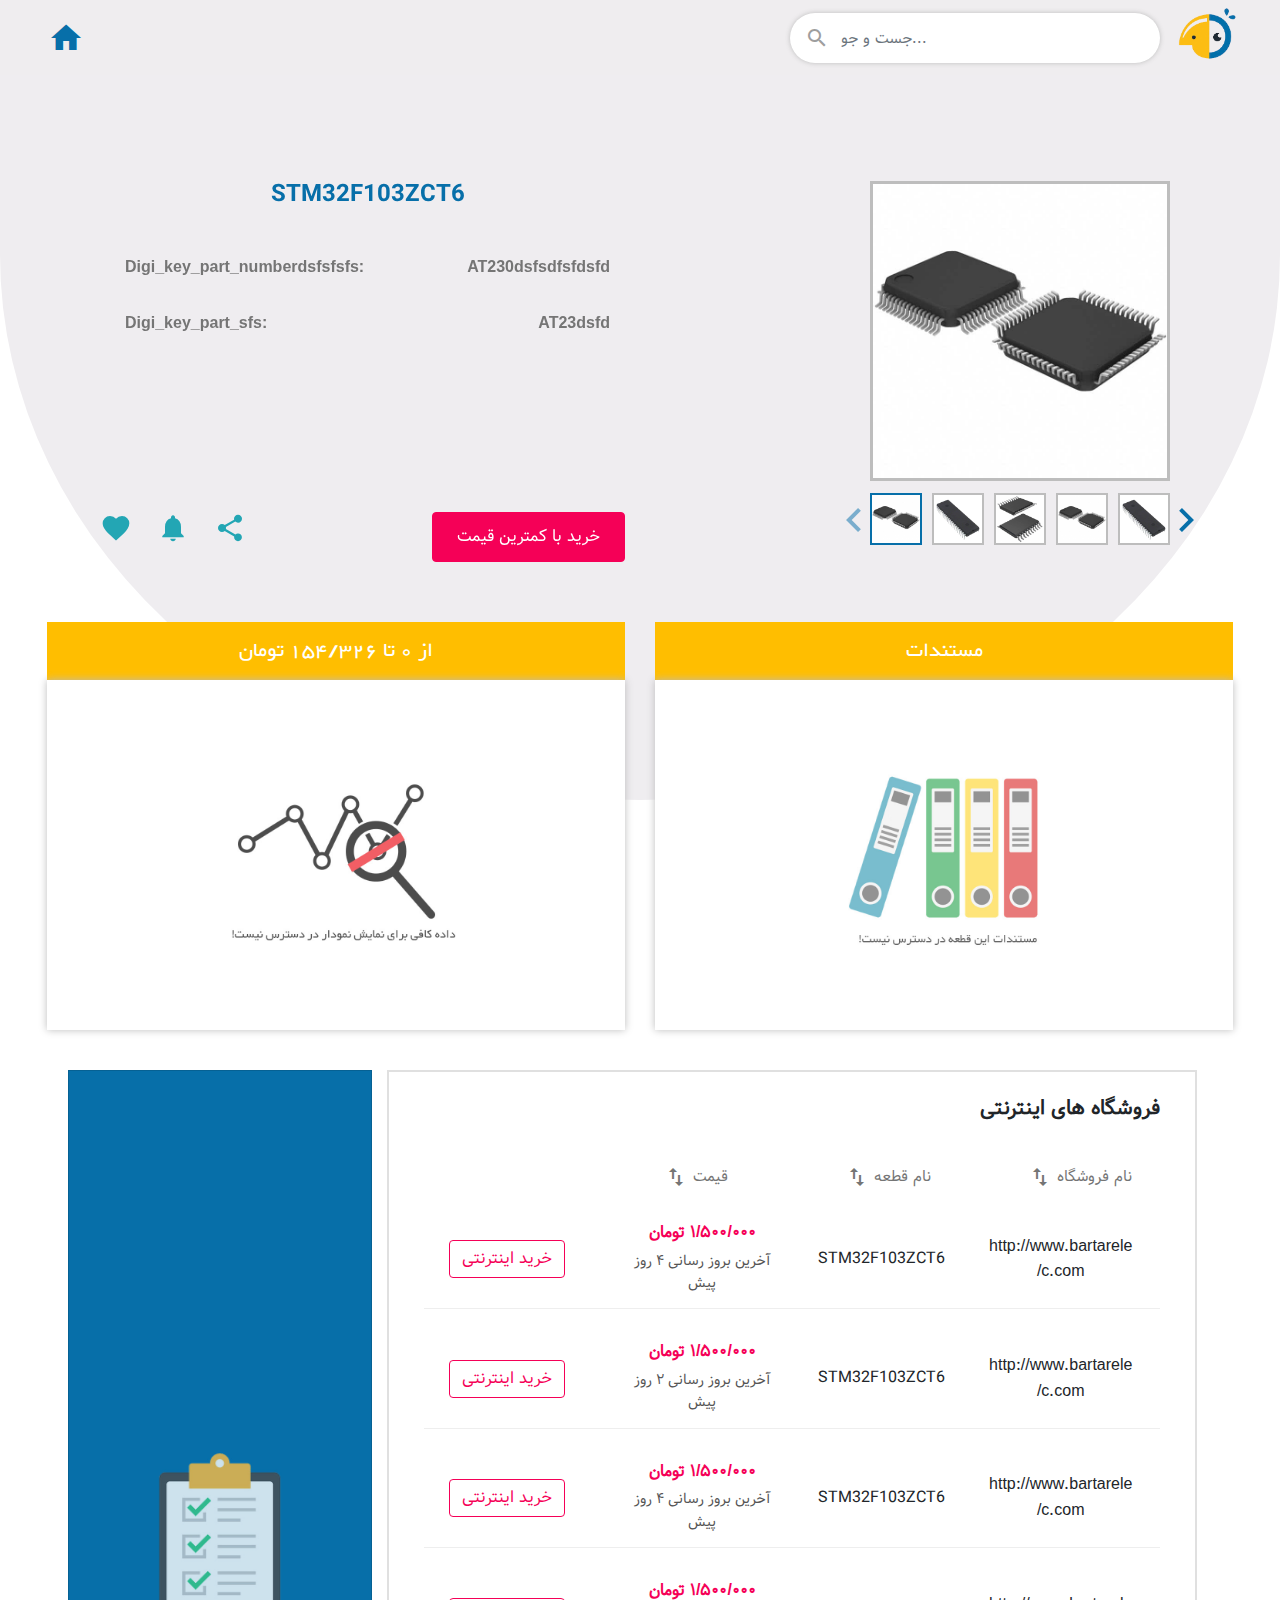
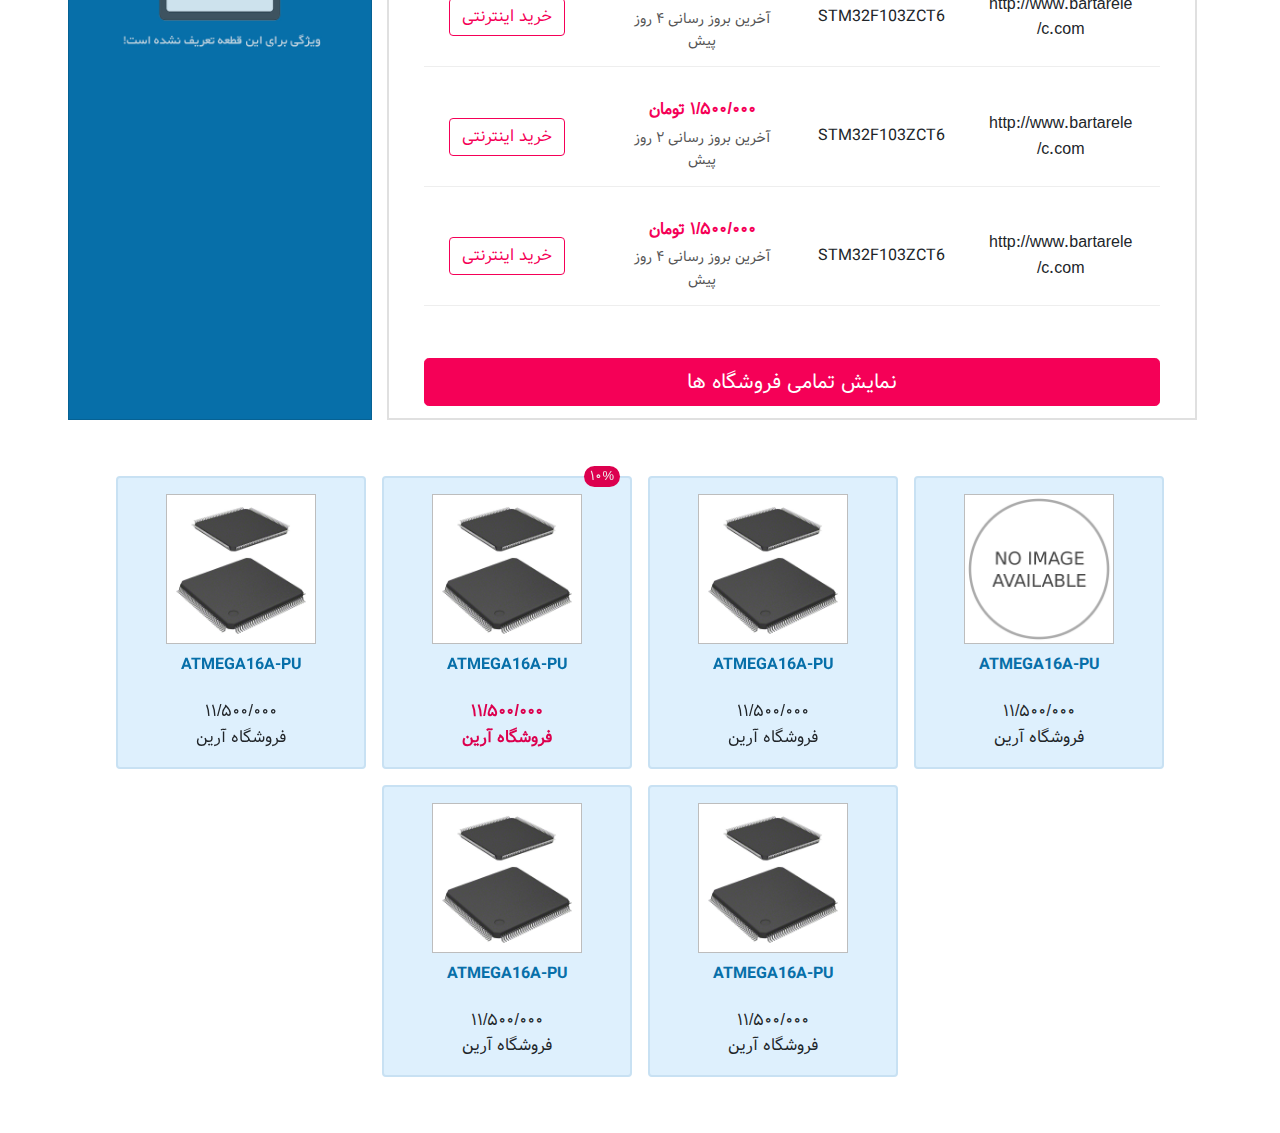
<file: single-no-data.html>
<!DOCTYPE html>
<html lang="en" dir="rtl">
<head>
    <meta http-equiv="Content-Type" content="text/html" charset="utf-8" />
    <title> STM32F103ZCT6 (No Data)</title>
    <meta http-equiv="X-UA-Compatible" content="IE=edge">
    <meta name="msapplication-tap-highlight" content="no"/>
    <link rel="shortcut icon" href="#">
    <meta name="keywords" content="stm32f103zct6,arm®,cortex®,m3,stm32f1,microcontroller,ic,32,bit,72mhz,256kb,256k,8,flash,144,lqfp,20x20">
    <meta name="description" content="ARM® Cortex®-M3 STM32F1 Microcontroller IC 32-Bit 72MHz 256KB (256K x 8) FLASH 144-LQFP (20x20)">
    <meta name="application-name" content="STM32F103ZCT6">
    <meta name="author" content="http://yabco.ir" />
    <meta name="robots" content="all, index, follow" />
    <meta name="googlebot" content="index, follow" />
    <meta name="geo.region" content="IR" />
    <meta name="dcterms.identifier" content="http://yabco.ir" />
    <meta name="dcterms.title" content="STM32F103ZCT6" />
    <meta name="dcterms.description" content="ARM® Cortex®-M3 STM32F1 Microcontroller IC 32-Bit 72MHz 256KB (256K x 8) FLASH 144-LQFP (20x20)" />
    <meta name="dcterms.subject" content="ARM® Cortex®-M3 STM32F1 Microcontroller IC 32-Bit 72MHz 256KB (256K x 8) FLASH 144-LQFP (20x20)" />
    <meta property="og:title" content="STM32F103ZCT6" />
    <meta property="og:description" content="ARM® Cortex®-M3 STM32F1 Microcontroller IC 32-Bit 72MHz 256KB (256K x 8) FLASH 144-LQFP (20x20)" />
    <meta charset="UTF-8" />
    <meta name="viewport" content="width=device-width, initial-scale=1.0,  minimum-scale=1.0"/>
    <title>products</title>
    <link rel="icon" href="assets/favicon.ico" type="image/x-icon">
    <link href="https://fonts.googleapis.com/icon?family=Material+Icons" rel="stylesheet">
    <link rel="stylesheet" href="assets/css/bootstrap.min.css"/>
    <link rel="stylesheet" href="assets/css/Chart.min.css" />
    <link rel="stylesheet" type="text/css" href="assets/css/owlcarousel/owl.carousel.min.css">
    <link rel="stylesheet" type="text/css" href="assets/css/owlcarousel/owl.theme.default.min.css">
    <link rel="stylesheet" href="assets/css/styles.css" />
    <link rel="stylesheet" href="assets/css/responsive.css" />
</head>


<body>
<header>
    <nav class="navbar navbar-expand-lg navbar-light fixed-top">
        <button class="navbar-toggler" type="button" data-toggle="collapse" data-target="#main_navbar" aria-controls="main_navbar" aria-expanded="false" aria-label="Toggle navigation">
            <span class="navbar-toggler-icon"></span>
        </button>
        <a class="navbar-brand" href="index.html" id="navbarBrandDesktop">
            <img src="./assets/images/logo.png" alt="">
        </a>
        <div class="navbar_search_box">
            <form action="products.html">
                <div class="search_frm_container input-group mb-3">
                    <input type="text" class="form-control" placeholder="جست و جو..." aria-label=""
                           aria-describedby="search_btn" id="search_frm_input">
                    <i class="material-icons" id="search_btn_icon">search</i>
                    <i class="material-icons" id="clear_btn" title="Clear">close</i>
                </div>
            </form>
        </div>
        <a class="navbar-brand" href="index.html" id="navbarBrandMobile">
            <img src="./assets/images/logo.png" alt="">
        </a>
        <div class="collapse navbar-collapse" id="main_navbar">
            <ul class="navbar-nav mr-auto">
                <li class="nav-item active">
                    <a class="nav-link" href="index.html"><i class="material-icons">home</i><span class="sr-only">(current)</span></a>
                </li>
            </ul>
        </div>
    </nav>
</header>

<div id="back-color"></div>

<main style="margin-top: 100px;">
    <div class="modal left fade" id="exampleModal" tabindex="" role="dialog" aria-labelledby="exampleModalLabel"
         aria-hidden="true">
        <div class="modal-dialog" role="document" style="direction: rtl;">
            <div class="modal-content">
                <div class="modal-body">
                    <ul class="navbar-nav right" style="float: right;">
                        <li><p style="color: rgb(255, 187, 0);font-weight: bold;font-size: 20px;">دسته بندی ها</p></li>
                        <li class="nav-item"><a class="nav-link" title="TEST" style="color: rgb(2, 2, 80) !important;margin-bottom: 10px;" href='/products?filters={"category":"324769765"}'>TEST</a></li>
                    </ul>
                </div>
                <div class="modal-footer">
                    <button type="button" class="btn btn-secondary" data-dismiss="modal">
                        بستن
                    </button>
                </div>
            </div>
        </div>
    </div>
    <div class="top-content">
        <div class="container">
            <div class="row">
                <div class="product_detail">
                    <h4 id="productTitleMobile">STM32F103ZCT6</h4>
                    <br>
                    <div class="product_detail_content">
                        <div class="row">
                            <div class="product_detail_right col-md-6 col-sm-12">
                                <div class="product_gallery">

                                    <div class="image_single">
                                        <img id="gi-single" class="zoom-img" src="./assets/images/p1.jpg" alt="">
                                    </div>
                                    <div class="image_slides owl-carousel owl-theme" id="product_gallery">
                                        <a href="#">
                                            <img class="gallery_image active" src="./assets/images/p1.jpg" alt="">
                                        </a>
                                        <a href="#">
                                            <img class="gallery_image"  src="./assets/images/p2.jpg" alt="">
                                        </a>
                                        <a href="#">
                                            <img class="gallery_image" src="./assets/images/p3.jpg" alt="">
                                        </a>
                                        <a href="#">
                                            <img class="gallery_image" src="./assets/images/p1.jpg" alt="">
                                        </a>
                                        <a href="#">
                                            <img class="gallery_image" src="./assets/images/p2.jpg" alt="">
                                        </a>
                                        <a href="#">
                                            <img class="gallery_image" src="./assets/images/p3.jpg" alt="">
                                        </a>
                                        <a href="#">
                                            <img class="gallery_image" src="./assets/images/p2.jpg" alt="">
                                        </a>

                                    </div>
                                </div>
                            </div>

                            <div class="product_detail_left col-md-6 col-sm-12">
                                <h4>STM32F103ZCT6</h4>
                                <p>
                                    <span class="col-6">Digi_key_part_numberdsfsfsfs:</span>
                                    <span class="col-6 text-right">AT230dsfsdfsfdsfd</span>
                                </p>
                                <p>
                                    <span class="col-6">Digi_key_part_sfs:</span>
                                    <span class="col-6 text-right">AT23dsfd</span>
                                </p>
                            </div>
                        </div>
                    </div>

                    <div class="product_detail_footer">
                        <div class="row">
                            <div class="col-md-6 redunndant-space"></div>
                            <div class="col-md-6 col-sm-12">
                                <div class="row">
                                    <div class="col-md-6 col-sm-12 " id="buy_btn">
                                        <button class="btn btn-danger" style="padding: 12px 24px;">خرید با کمترین قیمت</button>
                                    </div>
                                    <div class="col-md-6 col-sm-12">
                                        <div class="product_detail_footer_icons">
                                            <a href="#" title="share">
                                                <i class="material-icons">share</i>
                                            </a>
                                            <a href="#" title="notifications">
                                                <i class="material-icons">notifications</i>
                                            </a>
                                            <a href="#" title="like">
                                                <i class="material-icons">favorite</i>
                                            </a>
                                        </div>
                                    </div>
                                </div>
                            </div>
                        </div>
                    </div>
                </div>
            </div>
        </div>
    </div>


    <div class="docs my-4">
        <div class="container-fluid">
            <div class="row">
                <div class="docs_table col-md-6 col-sm-12 my-3">
                    <div class="docs_table_header">
                        <h4>مستندات</h4>
                    </div>
                    <div class="docs_table_content d-flex justify-content-center">
                        <!-- if there is no docs -->
                        <div id="noDocs"></div>
                        <!-- if there is no docs -->
                    </div>
                </div>
                <div class="graph-table col-md-6 col-sm-12 my-3">
                    <div class="docs_table_header">
                        <h4 class="digits">از 0 تا 154326 تومان</h4>
                    </div>
                    <div class="docs_table_content d-flex justify-content-center">
                        <!-- if there is no data -->
                        <div id="noData"></div>
                        <!-- if there is no data -->
                    </div>
                </div>
            </div>
        </div>
    </div>

    <div class="e-shops my-4">
        <div class="container-fluid">
            <div class="row justify-content-center">
                <div class="card col-md-8 col-sm-12 e-shops-card">
                    <div class="card-header"><h6>فروشگاه های اینترنتی</h6></div>
                    <div class="card-body">
                        <div class="row e-shops-header-row">
                            <div class="col-3">
                                <a href="#">
                                    <span>نام فروشگاه</span>
                                    <i class="material-icons align-middle">swap_vert</i>
                                </a>
                            </div>
                            <div class="col-3">
                                <a href="#">
                                    <span>نام قطعه</span>
                                    <i class="material-icons align-middle">swap_vert</i>
                                </a>
                            </div>
                            <div class="col-3">
                                <a href="#">
                                    <span>قیمت</span>
                                    <i class="material-icons align-middle">swap_vert</i>
                                </a>
                            </div>
                            <div class="col-3 last-col">
                            </div>
                        </div>
                        <!-- for desktop size -->
                        <div class="row e-shops-row">
                            <div class="col-lg-3 col-md-3 col-sm-6">
                                <span>http://www.bartarelec.com/</span>
                            </div>
                            <div class="col-lg-3 col-md-3 col-sm-12">
                                <span class="partName">STM32F103ZCT6</span>
                            </div>
                            <div class="col-lg-3 col-md-3 col-sm-6 PartPriceContainer">
                                <span class="font-weight-bold text-danger digits">1500000 تومان</span>
                                <span class="subPartPrice">آخرین بروز رسانی 4 روز پیش</span>
                            </div>
                            <div class="col-lg-3 col-md-3 col-sm-6 last-col">
                                <a href="#" title="" target="_blank" class="btn btn-outline-danger">خرید اینترنتی</a>
                            </div>
                        </div>
                        <div class="row e-shops-row">
                            <div class="col-lg-3 col-md-3 col-sm-6">
                                <span>http://www.bartarelec.com/</span>
                            </div>
                            <div class="col-lg-3 col-md-3 col-sm-12">
                                <span class="partName">STM32F103ZCT6</span>
                            </div>
                            <div class="col-lg-3 col-md-3 col-sm-6 PartPriceContainer">
                                <span class="font-weight-bold text-danger digits">1500000 تومان</span>
                                <span class="subPartPrice">آخرین بروز رسانی 2 روز پیش</span>
                            </div>
                            <div class="col-lg-3 col-md-3 col-sm-6 last-col">
                                <a href="#" title="" target="_blank" class="btn btn-outline-danger">خرید اینترنتی</a>
                            </div>
                        </div>
                        <div class="row e-shops-row">
                            <div class="col-lg-3 col-md-3 col-sm-6">
                                <span>http://www.bartarelec.com/</span>
                            </div>
                            <div class="col-lg-3 col-md-3 col-sm-12">
                                <span class="partName">STM32F103ZCT6</span>
                            </div>
                            <div class="col-lg-3 col-md-3 col-sm-6 PartPriceContainer">
                                <span class="font-weight-bold text-danger digits">1500000 تومان</span>
                                <span class="subPartPrice">آخرین بروز رسانی 4 روز پیش</span>
                            </div>
                            <div class="col-lg-3 col-md-3 col-sm-6 last-col">
                                <a href="#" title="" target="_blank" class="btn btn-outline-danger">خرید اینترنتی</a>
                            </div>
                        </div>
                        <div class="row e-shops-row">
                            <div class="col-lg-3 col-md-3 col-sm-6">
                                <span>http://www.bartarelec.com/</span>
                            </div>
                            <div class="col-lg-3 col-md-3 col-sm-12">
                                <span class="partName">STM32F103ZCT6</span>
                            </div>
                            <div class="col-lg-3 col-md-3 col-sm-6 PartPriceContainer">
                                <span class="font-weight-bold text-danger digits">1500000 تومان</span>
                                <span class="subPartPrice">آخرین بروز رسانی 4 روز پیش</span>
                            </div>
                            <div class="col-lg-3 col-md-3 col-sm-6 last-col">
                                <a href="#" title="" target="_blank" class="btn btn-outline-danger">خرید اینترنتی</a>
                            </div>
                        </div>
                        <div class="row e-shops-row">
                            <div class="col-lg-3 col-md-3 col-sm-6">
                                <span>http://www.bartarelec.com/</span>
                            </div>
                            <div class="col-lg-3 col-md-3 col-sm-12">
                                <span class="partName">STM32F103ZCT6</span>
                            </div>
                            <div class="col-lg-3 col-md-3 col-sm-6 PartPriceContainer">
                                <span class="font-weight-bold text-danger digits">1500000 تومان</span>
                                <span class="subPartPrice">آخرین بروز رسانی 2 روز پیش</span>
                            </div>
                            <div class="col-lg-3 col-md-3 col-sm-6 last-col">
                                <a href="#" title="" target="_blank" class="btn btn-outline-danger">خرید اینترنتی</a>
                            </div>
                        </div>
                        <div class="row e-shops-row">
                            <div class="col-lg-3 col-md-3 col-sm-6">
                                <span>http://www.bartarelec.com/</span>
                            </div>
                            <div class="col-lg-3 col-md-3 col-sm-12">
                                <span class="partName">STM32F103ZCT6</span>
                            </div>
                            <div class="col-lg-3 col-md-3 col-sm-6 PartPriceContainer">
                                <span class="font-weight-bold text-danger digits">1500000 تومان</span>
                                <span class="subPartPrice">آخرین بروز رسانی 4 روز پیش</span>
                            </div>
                            <div class="col-lg-3 col-md-3 col-sm-6 last-col">
                                <a href="#" title="" target="_blank" class="btn btn-outline-danger">خرید اینترنتی</a>
                            </div>
                        </div>
                        <!-- for desktop size -->

                        <!-- for mobile size -->
                        <div class="e-shops-row-mobile">
                            <div class="row">
                                <div class="col-6">
                                    <span>http://www.bartarelec.com/</span>
                                </div>
                                <div class="col-6 text-left mb-2">
                                    <a href="#" title="" target="_blank" class="btn btn-outline-danger">خرید اینترنتی</a>
                                </div>
                            </div>
                            <div class="row">
                                <div class="col-12 text-left PartPriceContainer">
                                    <span class="font-weight-bold text-danger digits">1500000 تومان</span>
                                    <span class="subPartPrice">آخرین بروز رسانی 4 روز پیش</span>
                                </div>
                                <div class="col-12 text-center my-4">
                                    <span>STM32F103ZCT6</span>
                                </div>
                            </div>

                        </div>
                        <div class="e-shops-row-mobile">
                            <div class="row">
                                <div class="col-6">
                                    <span>http://www.bartarelec.com/</span>
                                </div>
                                <div class="col-6 text-left mb-2">
                                    <a href="#" title="" target="_blank" class="btn btn-outline-danger">خرید اینترنتی</a>
                                </div>
                            </div>
                            <div class="row">
                                <div class="col-12 text-left PartPriceContainer">
                                    <span class="font-weight-bold text-danger digits">1500000 تومان</span>
                                    <span class="subPartPrice">آخرین بروز رسانی 2 روز پیش</span>
                                </div>
                                <div class="col-12 text-center my-4">
                                    <span class="partName">STM32F103ZCT6</span>
                                </div>
                            </div>

                        </div>
                        <div class="e-shops-row-mobile">
                            <div class="row">
                                <div class="col-6">
                                    <span>http://www.bartarelec.com/</span>
                                </div>
                                <div class="col-6 text-left mb-2">
                                    <a href="#" title="" target="_blank" class="btn btn-outline-danger">خرید اینترنتی</a>
                                </div>
                            </div>
                            <div class="row">
                                <div class="col-12 text-left PartPriceContainer">
                                    <span class="font-weight-bold text-danger digits">1500000 تومان</span>
                                    <span class="subPartPrice">آخرین بروز رسانی 4 روز پیش</span>
                                </div>
                                <div class="col-12 text-center my-4">
                                    <span class="partName">STM32F103ZCT6</span>
                                </div>
                            </div>

                        </div>
                        <div class="e-shops-row-mobile">
                            <div class="row">
                                <div class="col-6">
                                    <span>http://www.bartarelec.com/</span>
                                </div>
                                <div class="col-6 text-left mb-2">
                                    <a href="#" title="" target="_blank" class="btn btn-outline-danger">خرید اینترنتی</a>
                                </div>
                            </div>
                            <div class="row">
                                <div class="col-12 text-left PartPriceContainer">
                                    <span class="font-weight-bold text-danger digits">1500000 تومان</span>
                                    <span class="subPartPrice">آخرین بروز رسانی 4 روز پیش</span>
                                </div>
                                <div class="col-12 text-center my-4">
                                    <span>STM32F103ZCT6</span>
                                </div>
                            </div>

                        </div>
                        <div class="e-shops-row-mobile">
                            <div class="row">
                                <div class="col-6">
                                    <span>http://www.bartarelec.com/</span>
                                </div>
                                <div class="col-6 text-left mb-2">
                                    <a href="#" title="" target="_blank" class="btn btn-outline-danger">خرید اینترنتی</a>
                                </div>
                            </div>
                            <div class="row">
                                <div class="col-12 text-left PartPriceContainer">
                                    <span class="font-weight-bold text-danger digits">1500000 تومان</span>
                                    <span class="subPartPrice">آخرین بروز رسانی 2 روز پیش</span>
                                </div>
                                <div class="col-12 text-center my-4">
                                    <span class="partName">STM32F103ZCT6</span>
                                </div>
                            </div>

                        </div>
                        <div class="e-shops-row-mobile">
                            <div class="row">
                                <div class="col-6">
                                    <span>http://www.bartarelec.com/</span>
                                </div>
                                <div class="col-6 text-left mb-2">
                                    <a href="#" title="" target="_blank" class="btn btn-outline-danger">خرید اینترنتی</a>
                                </div>
                            </div>
                            <div class="row">
                                <div class="col-12 text-left PartPriceContainer">
                                    <span class="font-weight-bold text-danger digits">1500000 تومان</span>
                                    <span class="subPartPrice">آخرین بروز رسانی 4 روز پیش</span>
                                </div>
                                <div class="col-12 text-center my-4">
                                    <span class="partName">STM32F103ZCT6</span>
                                </div>
                            </div>

                        </div>
                        <!-- for mobile size -->
                    </div>
                    <div class="card-footer">
                        <a href="#" class="btn btn-lg btn-block btn-danger">نمایش تمامی فروشگاه ها</a>
                    </div>
                </div>

                <!-- if there is no specifications -->
                <div class="card col-md-3 col-sm-12 specs-card">
                    <canvas id="noSpecsImg"></canvas>
                </div>
                <!-- if there is no specifications -->
            </div>
        </div>
    </div>


    <div class="similar-products my-5">
        <div class="container-fluid d-flex justify-content-center">
            <div class="cards">
                <div class="card">
                    <div class="card-header">
                        <a href="#">
                            <!-- when no image is available -->
                            <img class="no-image" src="" alt="">
                        </a>
                        <a href="#"><h6 class="partNameBold">ATMEGA16A-PU</h6></a>
                    </div>
                    <div class="card-body">
                        <p><span class="similar-product-price digits">11500000</span></p>
                        <p><span class="similar-product-shop">فروشگاه آرین</span></p>
                    </div>
                </div>
                <div class="card">
                    <div class="card-header">
                        <a href="#">
                            <img src="./assets/images/497x144LQFP-1.6-20x20x144.jpg" alt="">
                        </a>
                        <a href="#"><h6 class="partNameBold">ATMEGA16A-PU</h6></a>
                    </div>
                    <div class="card-body">
                        <p><span class="similar-product-price digits">11500000</span></p>
                        <p><span class="similar-product-shop">فروشگاه آرین</span></p>
                    </div>
                    <span class="cart-badge">10%</span>
                </div>
                <div class="card has_badge">
                    <div class="card-header">
                        <a href="#">
                            <img src="./assets/images/497x144LQFP-1.6-20x20x144.jpg" alt="">
                        </a>
                        <a href="#"><h6 class="partNameBold">ATMEGA16A-PU</h6></a>
                    </div>
                    <div class="card-body">
                        <p><span class="similar-product-price digits">11500000</span></p>
                        <p><span class="similar-product-shop">فروشگاه آرین</span></p>
                    </div>
                    <span class="cart-badge">10%</span>
                </div>
                <div class="card">
                    <div class="card-header">
                        <a href="#">
                            <img src="./assets/images/497x144LQFP-1.6-20x20x144.jpg" alt="">
                        </a>
                        <a href="#"><h6 class="partNameBold">ATMEGA16A-PU</h6></a>
                    </div>
                    <div class="card-body">
                        <p><span class="similar-product-price digits">11500000</span></p>
                        <p><span class="similar-product-shop">فروشگاه آرین</span></p>
                    </div>
                    <span class="cart-badge">10%</span>
                </div>
                <div class="card">
                    <div class="card-header">
                        <a href="#">
                            <img src="./assets/images/497x144LQFP-1.6-20x20x144.jpg" alt="">
                        </a>
                        <a href="#"><h6 class="partNameBold">ATMEGA16A-PU</h6></a>
                    </div>
                    <div class="card-body">
                        <p><span class="similar-product-price digits">11500000</span></p>
                        <p><span class="similar-product-shop">فروشگاه آرین</span></p>
                    </div>
                    <span class="cart-badge">10%</span>
                </div>
                <div class="card">
                    <div class="card-header">
                        <a href="#">
                            <img src="./assets/images/497x144LQFP-1.6-20x20x144.jpg" alt="">
                        </a>
                        <a href="#"><h6 class="partNameBold">ATMEGA16A-PU</h6></a>
                    </div>
                    <div class="card-body">
                        <p><span class="similar-product-price digits">11500000</span></p>
                        <p><span class="similar-product-shop">فروشگاه آرین</span></p>
                    </div>
                    <span class="cart-badge">10%</span>
                </div>
            </div>
        </div>
    </div>
</main>



<script src="assets/js/jquery-3.4.1.min.js"></script>
<script src="assets/js/popper.min.js"></script>
<script src="assets/js/bootstrap.min.js"></script>
<script src="assets/js/Chart.min.js"></script>
<script src="assets/js/jquery.ez-plus.js"></script>
<script src="assets/js/owl.carousel.min.js"></script>
<script src="assets/js/scripts.js"></script>
</body>
</html>
</file>
<file: assets/css/responsive.css>
@media screen and (max-width: 1000px) {
    .navbar-nav li a::after{
        content: "";
    }
    .navbar_search_box {
        width: 60%;
        margin-right: 0;
    }
    #navbarBrandDesktop{
        display: none;
    }
    #navbarBrandMobile{
        display: block;
    }
    .image_slides {
        bottom: -140px !important;
    }


}

@media screen and (max-width: 768px) {
    #back-color {
        height: 1050px;
        border-radius: 0 0 300% 300% / 0 0 150% 150%;
    }
    #main-page-back-color {
        height: 425px;
        border-radius: 0 0 150% 150% / 0 0 150% 150%;
    }
    .search_box{
        margin: 20% auto;
    }
    .search_box #logo img{
        width: 120px;
    }
    .footer ul{
        justify-content: space-evenly;
    }
    .footer li a::after{
        content: "";
    }

    #productTitleMobile{
        display: block;
    }
    .product_detail_left h4{
        display: none;
    }
    .product_detail_content {
        padding: 4px;
        margin: 5px auto;
    }
    .image_single {
        align-items: center;
    }
    .product_detail_left {
        margin: 50px auto;
    }
    .product_detail_left p{
        justify-content: center;
        direction: ltr;
    }

    .redunndant-space{
        display: none;
    }
    .product_detail_footer #buy_btn {
        text-align: center;
        margin: 15px auto;
    }
    .product_detail_footer_icons{
        text-align: center;
        margin: 15px auto;
    }
    .product_detail_footer_icons i {
        font-size: 1.5rem;
    }
    .docs_table_header h4{
        font-size: 1.25rem;
    }
    .e-shops-card .card-header{
        text-align: center;
    }
    .e-shops-header-row{
        display: none;
    }
    .e-shops-row{
        display: none;
    }
    .e-shops-row-mobile{
        display: block;
    }
    .specs-card {
        margin: 15px;
    }
    .cards .card {
        padding: 4px;
        margin: 20px 5px;
        background: #def0fd;
        border: none;
        min-width: auto;
    }

    .PartPriceContainer .subPartPrice{
        font-size: 12px;
        width: 100%;
        text-align: left;
    }

    .product_detail_right{
        margin-bottom: 150px;
    }

    .image_slides {
        bottom: -160px !important;
        right: 100px !important;
    }
    .product_gallery{
        justify-content: center;
    }
    .ZoomContainer{
        display: none !important;
    }

    .owl-prev {
        top: 25px;
    }
    .owl-next {
        top: 25px;
    }

    .products_cards{
        justify-content: center;
    }

    .sidebar{
        position: relative;
        width: 100%;
        margin-bottom: 50px;
        z-index: 900;
    }

    #breadcrumb_nav{
        margin-top: 75px;
    }

}

@media screen and (max-width: 600px) {
    .product_detail_left p span {
        font-size: 15px;
    }
    .docs_table_content td{
        font-size: 14px;
    }
}

@media screen and (max-width: 500px) {
    .search_box #logo img{
        width: 100px;
    }
    .product_detail_left p span {
        font-size: 13px;
    }
    .cards{
        justify-content: center;
    }
    .e-shops-card .card-footer a{
        font-size: 15px;
    }
    .docs_table_content td{
        font-size: 13px;
    }
    .image_slides {
        right: 60px !important;
    }
}

@media screen and (max-width: 400px) {
    .navbar-brand{
        width: 100%;
        text-align: center;
    }
    .product_detail_left p span {
        font-size: 11px;
    }
    .image_slides {
        right: 20px !important;
    }
    .owl-prev {
        left: -45px;
    }
    .owl-next {
        right: -45px;
    }
}

@media screen and (max-width: 300px) {
    .product_detail_left p span {
        font-size: 8px;
    }

    .owl-carousel .owl-item img {
        width: 30% !important;
    }
}
</file>
<file: assets/css/home.css>
/*-------------- RESET STYLE ------------------ */
html, body, div, span, applet, object, iframe, h1, h2, h3, h4, h5, h6, p, blockquote, pre, a, abbr, acronym, address, big, cite, code, del, dfn, em, img, ins, kbd, q, s, samp, small, strike, strong, sub, sup, tt, var, b, u, i, dl, dt, dd, ol, ul, li, fieldset, form, label, legend, table, caption, tbody, tfoot, thead, tr, th, td {
    margin: 0;
    padding: 0;
    border: 0;
    outline: 0;
    background: transparent;
}
ol, ul {
    list-style: none;
}
/*-------------- RESET STYLE ------------------ */

@font-face {
    font-family: 'vazir';
    src:url('../fonts/vazir.ttf') format('truetype'),
    url('../fonts/vazir.eot') format('eot'),
    url('../fonts/vazir.woff') format('woff');
    font-weight: normal;
    font-style: normal;
}
*,
*:before,
*:after {
    -o-box-sizing: border-box; -ms-box-sizing: border-box; -webkit-box-sizing: border-box; box-sizing: border-box
}
html {
    scroll-behavior: smooth;
    font-size: 16px;
}
body {
    text-align: right;
    direction: rtl;
    line-height: 1.6;
    font-family: vazir;
    /*background-image: url("./circle.png");*/
    /*background-position: bottom;*/
    /*background-repeat: no-repeat;*/
    /*background-size: 2500px 1000px;*/
    /*background-color: #ffffff;*/
}
::-webkit-input-placeholder { /* WebKit, Blink, Edge */
    color:    #777;
    font-size: 0.875rem;
}
:-moz-placeholder { /* Mozilla Firefox 4 to 18 */
    color:    #777;
    font-size: 0.875rem;
}
::-moz-placeholder { /* Mozilla Firefox 19+ */
    color:    #777;
    font-size: 0.875rem;
}
:-ms-input-placeholder { /* Internet Explorer 10-11 */
    color:    #777;
    font-size: 0.875rem;
}
a {
    text-decoration: none;
}
a:hover {
    text-decoration: none;
}

.container-fluid{
    width: 95%;
    margin: auto;
}


/* styles */
#back-color {
    background-color: #efedf0;
    width: 100%;
    height: 1000px;
    position: absolute;
    z-index: 0;
    top: 0;
    border-radius: 0 0 150% 150% / 0 0 150% 150%;
}

#main-page-back-color {
    background-color: #efedf0;
    width: 100%;
    height: 600px;
    position: absolute;
    z-index: 0;
    top: 0;
    border-radius: 0 0 100% 100% / 0 0 150% 150%;
}

.navbar{
    font-family: 'vazir';
    padding: 15px 24px;
    background-color: #efedef;
    z-index: 1;
}
.navbar-brand img{
    width: 65px;
    height: auto;
}
.navbar-nav li a{
    color: #212121;
    font-size: 16px;
    font-weight: bold;
}
.navbar-nav li a.active{
    font-weight: bold;
}
.navbar-nav li a::after{
    content: "|";
    margin: auto 8px;
}
.navbar-nav li:last-child a::after{
    content: "";
}
.navbar-toggler {
    border: none;
}

.navbar-toggler-icon {
    background-image: url("data:image/svg+xml;charset=utf8,%3Csvg viewBox='0 0 32 32' xmlns='http://www.w3.org/2000/svg'%3E%3Cpath stroke='rgb(7,111,169)' stroke-width='2' stroke-linecap='round' stroke-miterlimit='10' d='M4 8h24M4 16h24M4 24h24'/%3E%3C/svg%3E") !important;
}

.navbar-toggler {
    border-color: rgb(7,111,169);
}
.search_frm_container{
    border-radius: 10px;
}
.search_box{
    margin: 15% auto;
}
.search_box #logo img{
    width: 150px;
    height: auto;
}

.search_box input{
    position: relative;
    height: 50px;
    line-height: 50px;
    font-size: 20px;
    padding: 12px;
    color: #444444;
    border: none;
    box-shadow: 0 0 5px #bdbdbd;
    border-radius: 50px !important;
    text-indent: 35px;
}


.search_frm_container i#search_btn_icon{
    position: absolute;
    right: 0;
    top: 0;
    height: 50px;
    line-height: 50px;
    color: #9e9e9e;
    margin-right: 13px;
    z-index: 1000;
}
.search_frm_container i#clear_btn{
    position: absolute;
    left: 20px;
    top: 0;
    height: 50px;
    line-height: 50px;
    color: #9e9e9e;
    z-index: 1000;
    cursor: pointer;
    display: none;
    transition: 0.4s ease;
    -webkit-transition: 0.4s ease;
    -moz-transition: 0.4s ease;
    -o-transition: 0.4s ease;
}

.search_frm_container i#clear_btn:hover{
    transform: rotateZ(90deg);
}

.search_box input:hover{
    box-shadow: 0 0 10px #9e9e9e;
}

.search_box input::placeholder{
    font-size: 16px;
}

.footer {
    position: fixed;
    bottom: 0;
    left: 0;
    width: 100%;
    padding: 13px;
}
.footer ul{
    display: flex;
    flex-flow: row nowrap;
    justify-content: flex-end;
    align-items: center;
    align-content: center;
}
.footer ul li a{
    color: #757575;
    font-size: 14px;
    padding: 0 5px;
}

.footer ul li:hover a{
    text-decoration: underline;
}

.footer li a::after{
    content: "|";
    margin: auto 8px;
}
.footer li:last-child a::after{
    content: "";
}


/* Single Page */
.navbar_search_box {
    width: 25%;
    margin-right: 15px;
    height: 50px;
}
.navbar_search_box input{
    position: relative;
    height: 50px;
    line-height: 50px;
    font-size: 20px;
    padding: 12px;
    color: #444444;
    border: none;
    box-shadow: 0 0 5px #bdbdbd;
    border-radius: 50px !important;
    text-indent: 35px;
}

.product_detail{
    width: 100%;
    margin: auto;
    padding: 20px;
}

.product_detail .product_title{
    text-align: center;
    color: #076fa9;
    margin: 24px auto;
    display: none;
    font-weight: bold;
}

.product_detail_content{
    display: flex;
    flex-flow: row nowrap;
    justify-content: center;
    align-content: center;
    padding: 20px;
    margin: 15px auto;
}
.product_gallery{
    display: flex;
    flex-flow: row nowrap;
    justify-content: flex-start;
}

.product_gallery img.active{
    border: 2px solid #076fa9;
}

.product_detail_left {
    display: flex;
    flex-flow: row wrap;
    justify-content: center;
    align-items: center;
    align-content: flex-start;
}
.product_detail_left h4{
    text-align: center;
    color: #076fa9;
    margin-bottom: 30px;
    font-weight: bold;
}
.product_detail_left p{
    width: 100%;
    display: flex;
    flex-flow: row nowrap;
    justify-content: flex-start;
    align-items: center;
    align-content: center;
    direction: ltr;
    margin: 15px auto;
    color: #757575;
    font-family: sans-serif;
    font-weight: bold;
}
.product_detail_left p span {
    text-align: left;
}

.product_detail_footer_icons {
    text-align: left;
}
.product_detail_footer_icons i{
    font-size: 2rem;
    color: #23a6b4;
    margin: 0 10px;
}

.image_slides {
    display: flex;
    flex-flow: column wrap;
    justify-content: center;
    align-items: center;
    align-content: center;
    width: 25%;
}
.image_slides img{
    width: 70px;
    height: auto;
    margin: 12px auto;
}

.image_single {
    display: flex;
    width: 75%;
    justify-content: center;
    align-items: flex-start;
    align-content: center;
    flex-flow: column;
}
.image_single img{
    width: 150px;
    height: auto;
}

.docs_table_header {
    background: #ffbe00;
    padding: 15px;
    text-align: center;
    color: #ffffff;
}

.docs_table_content{
    padding: 10px;
    background-color: #ffffff;
    box-shadow: 0 0 8px #bdbdbd;
}
.docs_table_content p{
    padding: 10px;
    text-align: left;
    direction: ltr;
}

.e-shops .e-shops-card{
    margin: auto 15px;
    border: 2px solid #e0e0e0;
    border-radius: 0;
    max-height: 1000px;
    overflow-y: auto;
}
.e-shops-card .card-header{
    background-color: #ffffff;
    border-bottom: none;
}
.e-shops-card .card-header h6{
    font-size: 1.25rem;
    font-weight: bold;
    padding: 12px 0;
}
.e-shops-card .card-footer{
    background-color: #ffffff;
    border-top: none;
}

.e-shops-header-row{
    text-align: center;
}
.e-shops-header-row a{
    color: #757575;
    font-size: 15px;
}
.e-shops-row-mobile{
    display: none;
    margin: 20px auto;
    border-bottom: 1px solid #bdbdbd;
}
.e-shops-row{
    text-align: center;
    margin: 20px auto;
    border-bottom: 1px solid #eee;
    padding: 10px;
}
.e-shops-row:last-child{
    border-bottom:none;
}

.last-col a{
    float: left;
}

.specs-card {
    background: #076fa9;
    text-align: left;
    border-radius: 0;
    padding: 12px;
    color: #eee;
    max-height: 1000px;
    overflow-y: auto;
    font-family: sans-serif;
}

.specs-card .card-body {
    padding:10px 0;
}
.specs-card .card-body p{
    direction: ltr;
    margin: 15px 0;
}


.cards{
    display: flex;
    flex-flow: row wrap;
    justify-content: space-between;
    align-items: center;
    align-content: center;
}
.cards .card{
    padding: 12px;
    margin: 8px;
    background: #def0fd;
    border: none;
    min-width: 250px;
}
.cards .card-header {
    text-align: center;
    background-color: transparent;
    border-bottom: none;
}
.cards .card-header h6{
    color: #076fa9;
    margin: 12px auto;
}
.cards .card-body {
    text-align: center;
}
.cards .card-header img{
    width: 150px;
    height: 150px;
}

.cart-badge{
    display: none;
}

.has_badge{
    position: relative;
}
.cart-badge{
    position: absolute;
    top: -12px;
    right: 10px;
    background: #dc004e;
    padding: 0 6px;
    border-radius: 50px;
    color: #eee;
    font-size: 13px;
}
.has_badge>.cart-badge{
    display: block;
}

canvas {
    -moz-user-select: none;
    -webkit-user-select: none;
    -ms-user-select: none;
}
/* Single Page */
</file>
<file: assets/css/styles.css>
/*-------------- RESET STYLE ------------------ */
html, body, div, span, applet, object, iframe, h1, h2, h3, h4, h5, h6, p, blockquote, pre, a, abbr, acronym, address, big, cite, code, del, dfn, em, img, ins, kbd, q, s, samp, small, strike, strong, sub, sup, tt, var, b, u, i, dl, dt, dd, ol, ul, li, fieldset, form, label, legend, table, caption, tbody, tfoot, thead, tr, th, td {
    margin: 0;
    padding: 0;
    border: 0;
    outline: 0;
    background: transparent;
}
ol, ul {
    list-style: none;
}
/*-------------- RESET STYLE ------------------ */

@font-face {
    font-family: vazir;
    src:url('../fonts/vazir.ttf') format('truetype'),
    url('../fonts/vazir.eot') format('eot'),
    url('../fonts/vazir.woff') format('woff');
    font-weight: normal;
    font-style: normal;
}
@font-face {
    font-family: Yekan;
    src:url('../fonts/Yekan.ttf') format('truetype'),
    url('../fonts/Yekan.eot') format('eot'),
    url('../fonts/Yekan.woff') format('woff');
    font-weight: normal;
    font-style: normal;
}
@font-face {
    font-family: vazirLatinBold;
    src:url('../fonts/latin/bold/Vazir-Bold.ttf') format('truetype'),
    url('../fonts/latin/bold/Vazir-Bold.eot') format('eot'),
    url('../fonts/latin/bold/Vazir-Bold.woff') format('woff');
    font-weight: normal;
    font-style: normal;
}
@font-face {
    font-family: vazirLatin;
    src:url('../fonts/latin/normal/Vazir.ttf') format('truetype'),
    url('../fonts/latin/normal/Vazir.eot') format('eot'),
    url('../fonts/latin/normal/Vazir.woff') format('woff');
    font-weight: normal;
    font-style: normal;
}
*,
*:before,
*:after {
    -o-box-sizing: border-box; -ms-box-sizing: border-box; -webkit-box-sizing: border-box; box-sizing: border-box
}
html {
    scroll-behavior: smooth;
    font-size: 16px;
}
body {
    text-align: right;
    direction: rtl;
    line-height: 1.6;
    font-family: vazir, sans-serif, Arial, Helvetica;
    scroll-behavior: smooth;
}

::-webkit-input-placeholder { /* WebKit, Blink, Edge */
    color:    #777;
    font-size: 0.875rem;
}
:-moz-placeholder { /* Mozilla Firefox 4 to 18 */
    color:    #777;
    font-size: 0.875rem;
}
::-moz-placeholder { /* Mozilla Firefox 19+ */
    color:    #777;
    font-size: 0.875rem;
}
:-ms-input-placeholder { /* Internet Explorer 10-11 */
    color:    #777;
    font-size: 0.875rem;
}
a {
    text-decoration: none;
}
a:hover {
    text-decoration: none;
}

.container-fluid{
    width: 95%;
    margin: auto;
}

form label{
    font-size: 14px;
}

::-webkit-scrollbar {
    width: 10px;
}

/* Track */
::-webkit-scrollbar-track {
    box-shadow: inset 0 0 4px #757575;
    border-radius: 20px;
}

/* Handle */
::-webkit-scrollbar-thumb {
    background: #076fa9;
    border-radius: 20px;
}

/* Handle on hover */
::-webkit-scrollbar-thumb:hover {
    background: #757575;
}


.btn-danger {
    background-color: #f50057;
    border-color: #f50057;
}
.btn-danger:hover {
    background-color: #c10548;
    border-color: #c10548;
}
.btn-outline-danger {
    color: #f50057;
    border-color: #f50057;
}
.btn-outline-danger:hover {
    background-color: #f50057;
    border-color: #f50057;
}
.text-danger {
    color: #f50057 !important;
}

/* pure material checkbox */
.pure-material-checkbox {
    z-index: 0;
    position: relative;
    display: inline-block;
    /*color: green;*/
    font-family: Vazir, sans-serif, Arial, Helvetica;
    font-size: 16px;
    line-height: 1.5;
}
/* Input */
.pure-material-checkbox > input {
    appearance: none;
    -moz-appearance: none;
    -webkit-appearance: none;
    z-index: -1;
    position: absolute;
    left: -10px;
    top: -8px;
    display: none;
    margin: 0;
    border-radius: 50%;
    width: 40px;
    height: 40px;
    background-color: blue;
    box-shadow: none;
    outline: none;
    opacity: 0;
    transform: scale(1);
    pointer-events: none;
    transition: opacity 0.3s, transform 0.2s;
}
/* Span */
.pure-material-checkbox > span {
    display: inline-block;
    width: 100%;
    cursor: pointer;
}
/* Box */
.pure-material-checkbox > span::before {
    content: "";
    display: inline-block;
    box-sizing: border-box;
    margin: 3px 11px 3px 8px;
    border: solid 2px; /* Safari */
    border-color: #757575;
    border-radius: 2px;
    width: 18px;
    height: 18px;
    vertical-align: top;
    transition: border-color 0.2s, background-color 0.2s;
}
/* Checkmark */
.pure-material-checkbox > span::after {
    content: "";
    display: block;
    position: absolute;
    top: 4px;
    right: 18px;
    width: 10px;
    height: 5px;
    border: solid 2px transparent;
    border-right: none;
    border-top: none;
    transform: translate(3px, 4px) rotate(-45deg);
}
/* Checked, Indeterminate */
.pure-material-checkbox > input:checked,
.pure-material-checkbox > input:indeterminate {
    background-color: green;
}

.pure-material-checkbox > input:checked + span::before,
.pure-material-checkbox > input:indeterminate + span::before {
    border-color: #dc004e;
    background-color: #dc004e;
}
.pure-material-checkbox > input:checked + span::after,
.pure-material-checkbox > input:indeterminate + span::after {
    border-color: #fff;
}
.pure-material-checkbox > input:indeterminate + span::after {
    border-left: none;
    transform: translate(4px, 3px);
}
/* Hover, Focus */
.pure-material-checkbox:hover > input {
    opacity: 0.04;
}
.pure-material-checkbox > input:focus {
    opacity: 0.12;
}
.pure-material-checkbox:hover > input:focus {
    opacity: 0.16;
}
/* Active */
.pure-material-checkbox > input:active {
    opacity: 1;
    transform: scale(0);
    transition: transform 0s, opacity 0s;
}
.pure-material-checkbox > input:active + span::before {
    border-color: #dc004e;
}
.pure-material-checkbox > input:checked:active + span::before {
    border-color: transparent;
    background-color: #dc004e;
}
/* Disabled */
.pure-material-checkbox > input:disabled {
    opacity: 0;
}
.pure-material-checkbox > input:disabled + span {
    color: #757575;
    cursor: initial;
}
.pure-material-checkbox > input:disabled + span::before {
    border-color: currentColor;
}
.pure-material-checkbox > input:checked:disabled + span::before,
.pure-material-checkbox > input:indeterminate:disabled + span::before {
    border-color: transparent;
    background-color: currentColor;
}
/* pure material checkbox */



/* styles */
#back-color {
    background-color: #efedf0;
    width: 100%;
    height: 800px;
    position: fixed;
    z-index: 0;
    top: 0;
    border-radius: 0 0 110% 110% / 0 0 150% 150%;
}

#main-page-back-color {
    background-color: #efedf0;
    width: 100%;
    height: 600px;
    position: fixed;
    z-index: 0;
    top: 0;
    border-radius: 0 0 110% 110% / 0 0 150% 150%;
}

.navbar{
    font-family: vazir, sans-serif, Arial, Helvetica;
    padding: 4px 24px;
    background-color: #efedef;
    z-index: 1000;
    height: 75px;
}
#navbarBrandMobile{
    display: none;
}
.navbar-brand img{
    width: 65px;
    height: auto;
}
.navbar-nav li a{
    color: #212121;
    font-size: 16px;
    font-weight: bold;
}
.navbar-nav li a.active{
    font-weight: bold;
}
.navbar-nav li a::after{
    content: "|";
    margin: auto 8px;
}
.navbar-nav li:last-child a::after{
    content: "";
}
.navbar-toggler {
    border: none;
}

.navbar-toggler-icon {
    background-image: url("data:image/svg+xml;charset=utf8,%3Csvg viewBox='0 0 32 32' xmlns='http://www.w3.org/2000/svg'%3E%3Cpath stroke='rgb(7,111,169)' stroke-width='2' stroke-linecap='round' stroke-miterlimit='10' d='M4 8h24M4 16h24M4 24h24'/%3E%3C/svg%3E") !important;
}

.navbar-toggler {
    border-color: rgb(7,111,169);
}
.nav-link i{
    color: #076fa9;
    font-size: 2.25rem;
    vertical-align: middle;
}
.search_frm_container{
    border-radius: 10px;
}
.search_box{
    margin: 10% auto;
}
.search_box #logo img{
    width: 125px;
    height: auto;
}

.search_box input{
    position: relative;
    height: 50px;
    line-height: 50px;
    font-size: 20px;
    padding: 12px;
    color: #757575;
    border: none;
    box-shadow: 0 0 5px #bdbdbd;
    border-radius: 25px;
    text-indent: 35px;
    transition: 0.1s ease;
    -webkit-transition: 0.1s ease;
    -moz-transition: 0.1s ease;
    -o-transition: 0.1s ease;
    direction: ltr;
}


.search_box input:hover{
    box-shadow: 0 0 10px #9e9e9e;
}
.search_box input::placeholder{
    font-size: 16px;
    padding: 10px;
}

.navbar_search_box input{
    position: relative;
    height: 50px;
    line-height: 50px;
    font-size: 18px;
    padding: 12px;
    color: #757575;
    border: none;
    box-shadow: 0 0 5px #bdbdbd;
    border-radius: 25px !important;
    text-indent: 35px;
    transition: 0.1s ease;
    -webkit-transition: 0.1s ease;
    -moz-transition: 0.1s ease;
    -o-transition: 0.1s ease;
    direction: ltr;
}

.navbar_search_box input:hover{
    box-shadow: 0 0 10px #9e9e9e;
}
.navbar_search_box input::placeholder{
    font-size: 15px;
    padding: 4px;
}


.search_res_ajax{
    position: absolute;
    top: 50px;
    left: 0;
    direction: ltr;
    padding: 12px 0;
    background: #fff;
    width: 100%;
    border: 1px solid #eee;
    z-index: -1;
    box-shadow: 0 0 5px #bdbdbd;
    display: none;
    border-radius: 0 0 25px 25px;
    transition: 0.8s ease;
    -webkit-transition: 0.8s ease;
    -moz-transition: 0.8s ease;
    -o-transition: 0.8s ease;
}

.search_res_ajax .row{
    border-bottom: 1px solid #e0e0e0;
    width: 95%;
    margin: auto;
    padding: 0;
}
.search_res_ajax .row:last-child{
    border-bottom: none;
}
.search_res_ajax .row:hover{
    background-color: #eeeeee;
}
.search_res_ajax a{
    color: #424242;
    text-align: left;
    width: 100%;
}
.search_res_ajax img{
    width: 60px;
    padding: 6px;
    margin: auto 8px;
    border-radius: 4px;
}


.search_frm_container i#search_btn_icon{
    position: absolute;
    left: 15px;
    top: 0;
    height: 50px;
    line-height: 50px;
    color: #9e9e9e;
    margin-right: 13px;
    z-index: 1000;
}
.search_frm_container i#clear_btn{
    position: absolute;
    right: 20px;
    top: 0;
    height: 50px;
    line-height: 50px;
    color: #9e9e9e;
    z-index: 1000;
    cursor: pointer;
    display: none;
    transition: 0.4s ease;
    -webkit-transition: 0.4s ease;
    -moz-transition: 0.4s ease;
    -o-transition: 0.4s ease;
}

.search_frm_container i#clear_btn:hover{
    transform: rotateZ(90deg);
}



.footer {
    position: fixed;
    bottom: 0;
    left: 0;
    width: 100%;
    padding: 13px;
}
.footer ul{
    display: flex;
    flex-flow: row nowrap;
    justify-content: flex-end;
    align-items: center;
    align-content: center;
}
.footer ul li a{
    color: #757575;
    font-size: 14px;
    padding: 0 5px;
}

.footer ul li:hover a{
    text-decoration: underline;
}

.footer li a::after{
    content: "|";
    margin: auto 8px;
}
.footer li:last-child a::after{
    content: "";
}


/* Single Page */
.similar-products .container-fluid{
    display: flex;
    flex-flow: row wrap;
    justify-content: space-evenly;
}


.navbar_search_box {
    width: 30%;
    margin-right: 15px;
    height: 50px;
}
.navbar_search_box input{
    position: relative;
    height: 50px;
    line-height: 50px;
    font-size: 18px;
    padding: 12px;
    color: #757575;
    border: none;
    box-shadow: 0 0 5px #bdbdbd;
    border-radius: 50px !important;
    text-indent: 35px;
    direction: ltr;
}

.product_detail{
    width: 100%;
    margin: auto;
    padding: 20px;
    z-index: 1;
}

#productTitleMobile{
    text-align: center;
    color: #076fa9;
    margin: 24px auto;
    display: none;
    font-weight: bold;
}

.product_detail_content{
    display: flex;
    flex-flow: row nowrap;
    justify-content: center;
    align-content: center;
    padding: 20px;
    margin: 15px auto;
}

.gallery-container{
    position: relative;
}

.zoomWrapper #gi-single{
    border: 3px solid #bdbdbd;
    padding: 0;
}
#p-gallery{
    overflow-x: scroll;
    display: flex;
    flex-flow: row nowrap;
    max-width: 325px;
    margin: 8px auto;
    float: right;
}
#p-gallery a{
    padding: 0 5px;
}
#p-gallery a img{
    width: 100px;
    padding: 8px;
    margin-bottom: 5px;
}

.product_gallery{
    position: relative;
    display: flex;
    justify-content: flex-start;
}

.product_gallery img{
    border: 2px solid #bdbdbd;
}
.product_gallery img.active{
    border: 2px solid #076fa9;
}

.product_detail_left {
    display: flex;
    flex-flow: row wrap;
    justify-content: center;
    align-items: center;
    align-content: flex-start;
}
.product_detail_left h4{
    text-align: center;
    color: #076fa9;
    margin-bottom: 30px;
    font-weight: bold;
    font-family: vazirLatinBold, sans-serif, Arial, Helvetica;
}
.product_detail_left p{
    width: 100%;
    display: flex;
    flex-flow: row nowrap;
    justify-content: flex-start;
    align-items: center;
    align-content: center;
    direction: ltr;
    margin: 15px auto;
    color: #757575;
    font-family: sans-serif, sans-serif, Arial, Helvetica;
    font-weight: bold;
}
.product_detail_left p span {
    text-align: left;
}

.product_detail_footer_icons {
    text-align: left;
}
.product_detail_footer_icons i{
    font-size: 2rem;
    color: #23a6b4;
    margin: 0 10px;
}

.image_slides {
    position: absolute !important;
    bottom: -90px !important;
    right: 0 !important;
    direction: ltr !important;
    width: 300px !important;
}
.image_slides img{
    height: auto;
    margin: 12px auto;
    padding: 0;
}

.image_single {
    display: flex;
    justify-content: center;
}

.image_single img{
    width: 300px;
    height: auto;
    opacity: 1;
}

.docs_table_header {
    background: #ffbe00;
    padding: 15px;
    text-align: center;
    color: #ffffff;
    font-family: Yekan, sans-serif, Arial, Helvetica;
}

.docs_table_content{
    padding: 10px;
    background-color: #ffffff;
    box-shadow: 0 0 8px #bdbdbd;
    font-family: vazirLatin, sans-serif, Arial, Helvetica;
    text-align: center;
    min-height: 350px;
}
.docs_table_content td{
    padding: 10px;
    text-align: left;
    font-size: 1rem;
}

.table td, .table th {
    border-top: none !important;
}


.e-shops .e-shops-card{
    margin: 0 15px;
    border: 2px solid #e0e0e0;
    border-radius: 0;
    height: 100%;
}
.e-shops-card .card-header{
    background-color: #ffffff;
    border-bottom: none;
}
.e-shops-card .card-header h6{
    font-size: 1.25rem;
    font-weight: bold;
    padding: 12px 0;
}
.e-shops-card .card-footer{
    background-color: #ffffff;
    border-top: none;
}

.e-shops-header-row{
    text-align: center;
}
.e-shops-header-row a{
    color: #757575;
    font-size: 15px;
}
.e-shops-row-mobile{
    display: none;
    margin: 20px auto;
    border-bottom: 1px solid #bdbdbd;
}
.e-shops-row-mobile:last-child{
    border-bottom: none;
}
.e-shops-row{
    text-align: center;
    margin: 20px auto;
    border-bottom: 1px solid #eee;
    padding: 10px;
    align-items: center;
}
.e-shops-row:last-child{
    border-bottom:none;
}

.unavailable_text{
    display: none;
}
.unavailable_product .unavailable_text{
    display: block;
}

.e-shops .unavailable_product span.digits , .e-shops .unavailable_product span.subPartPrice ,.e-shops .unavailable_product span.unavailable_text {
    color: #6c757d !important;
    font-weight: lighter;
}
.e-shops .unavailable_product a.btn{
    color: #6c757d;
    border-color: #6c757d;
}
.e-shops .unavailable_product a.btn:hover{
    color: #FFFFFF;
    border-color: #6c757d;
    background-color: #6c757d;
}

.PartPriceContainer{
    display: flex;
    flex-flow: column;
    justify-content: center;
}
.PartPriceContainer .subPartPrice{
    font-size: 14px;
    margin: 4px auto;
    color: #555;
    font-weight: lighter;
    width: 100%;
    text-align: center;
}

.last-col a{
    float: left;
}

.specs-card {
    background: #076fa9;
    text-align: left;
    border-radius: 0;
    padding: 12px;
    color: #eee;
    height: auto;
    overflow-y: auto;
    font-family: sans-serif, sans-serif, Arial, Helvetica;
}

.specs-card .card-body {
    padding:10px 0;
}
.specs-card .card-body p{
    direction: ltr;
    margin: 24px 0;
}


.cards{
    display: flex;
    flex-flow: row wrap;
    justify-content: center;
    align-items: center;
    align-content: center;
}
.cards .card{
    padding: 4px;
    margin: 8px;
    background: #def0fd;
    border: 2px solid #c8e1f3;
    min-width: 250px;
}
.cards .card-header {
    text-align: center;
    background-color: transparent;
    border-bottom: none;
}
.cards .card-header h6{
    color: #076fa9;
    margin: 12px auto;
}
.cards .card-body {
    text-align: center;
    padding: 0;
    margin-bottom: 12px;
}
.cards .card-header img{
    width: 150px;
    height: 150px;
    border: 1px solid #bdbdbd;
}


.has_badge{
    position: relative;
}
.has_badge .card-body{
    color: #dc004e;
    font-weight: bold;
}

.cart-badge{
    display: none;
}
.cart-badge{
    position: absolute;
    top: -12px;
    right: 10px;
    background: #dc004e;
    padding: 0 6px;
    border-radius: 50px;
    color: #eee;
    font-size: 13px;
}
.has_badge>.cart-badge{
    display: block;
}


.products_cart-badge{
    display: none;
}
.products_cart-badge{
    background: #dc004e;
    padding: 2px 8px;
    border-radius: 50px;
    color: #eee;
    font-size: 13px;
    margin-left: 8px;
}
.products_cart-badge_text{
    color: #dc004e;
    font-size: 13px;
}
.has_badge>.products_cart-badge{
    display: block;
}

.products_cards .card .has_badge{
    width: 100%;
    text-align: right;
    padding: 5px;
}

canvas {
    -moz-user-select: none;
    -webkit-user-select: none;
    -ms-user-select: none;
}
.partName{
    font-family: vazirLatin, sans-serif, Arial, Helvetica;
}
.partNameBold{
    font-family: vazirLatinBold, sans-serif, Arial, Helvetica;
}


.owl-next{
    padding: 5px 15px !important;
    background: none !important;
    color: #076fa9 !important;
    position: absolute;
    right: -60px;
    top: 5px;
}
.owl-prev{
    padding: 5px 15px !important;
    background: none !important;
    color: #076fa9 !important;
    position: absolute;
    left: -60px;
    top: 5px;
}
.owl-prev i , .owl-next i{
    font-size: 3rem;
    vertical-align: middle;
}

.sidebar{
    background: #ffffff;
    height: 100%;
    text-align: center;
    padding: 8px;
    position: fixed;
    top: 75px;
    right: 0;
    width: 25%;
}
.sidebar #accordion .card{
    border: none;
}
.sidebar #accordion .card-header{
    display: flex;
    flex-flow: row nowrap;
    justify-content: space-between;
    align-items: center;
    align-content: center;
    background: none;
    width: 95%;
    margin: auto;
    padding: 8px 0;
}

.sidebar #accordion .card-header h5{
    font-family: Yekan, sans-serif, Arial, Helvetica;
    width: 100%;
    text-align: right;
}
.sidebar #accordion .card-header h5 button{
    font-size: 20px;
    color: #424242;
    width: 100%;
    text-align: right;
}

.sidebar #accordion .card-header h5 button i{
    font-size: 2rem;
    vertical-align: middle;
    float: left;
    transition: 0.4s ease;
    -webkit-transition: 0.4s ease;
    -moz-transition: 0.4s ease;
    -o-transition: 0.4s ease;
}
.sidebar #accordion .card-header h5 button:hover{
    text-decoration: none;
}
.sidebar #accordion .card-header h5 button:focus{
    text-decoration: none;
}


#breadcrumb_nav{
    border-bottom: 2px solid #efedef;
    display: flex;
    flex-flow: row wrap;
    justify-content: space-between;
    align-items: center;
    align-content: center;
}
#breadcrumb_nav i{
    transition: 0.4s ease;
    -webkit-transition: 0.4s ease;
    -moz-transition: 0.4s ease;
    -o-transition: 0.4s ease;
}

ol.breadcrumb {
    background: none;
    border-radius: 0;
    font-size: 15px;
    margin-bottom: 0;
}
ol.breadcrumb a{
    color: #076fa9;
}

#breadcrumb_nav .dropdown .btn{
    background: none;
}

#breadcrumb_nav .dropdown .btn.focus,#breadcrumb_nav .dropdown .btn:focus {
    box-shadow: none !important;
}
#breadcrumb_nav .dropdown .btn i{
    vertical-align: middle;
    font-size: 1.25rem;
    color: #424242;
    margin: 0 5px;
}

.dropdown-toggle::after {
    display: none;
}

#breadcrumb_nav .dropdown .dropdown-menu{
    text-align: center;
    background-color: #ffffff;
    border-radius: 0;
}
#breadcrumb_nav .dropdown .dropdown-menu a{
    color: #424242;
    font-family: Yekan, sans-serif, Arial, Helvetica;
}
#breadcrumb_nav .dropdown .dropdown-menu a.active{
    color: #dc004e !important;
    background: none !important;
}
#breadcrumb_nav .dropdown .dropdown-menu a:active{
    color: #dc004e !important;
    background: none !important;
}

.breadcrumb-item.active {
    color: #757575;
    font-size: 14px;
}

.products_filters {
    padding: 10px 30px;
}

.products_filters .row{
    height: 40px;
}
.products_filters h5{
    margin-left: 20px;
    height: 40px;
    line-height: 40px;
    font-family: Yekan, sans-serif, Arial, Helvetica;;
}
.products_filters_list{
    display: flex;
    flex-flow: row wrap;
    justify-content: flex-start;
    align-items: center;
    align-content: center;
}
.products_filters_list li{
    background: #fff;
    padding: 4px 0;
    border: 1px solid #e0e0e0;
    margin: 0 4px;
    border-radius: 50px;
    color: #424242;
    min-width: 120px;
}
.products_filters_list li span{
    display: flex;
    flex-flow: row nowrap;
    justify-content: space-around;
    align-items: center;
    align-content: center;
}
.products_filters_list li i{
    cursor: pointer;
    font-size: 20px;
}

.products_cards{
    display: flex;
    flex-flow: row wrap;
    justify-content: space-evenly;
    align-items: center;
    align-content: center;
    padding: 0 20px;
}
.products_cards .card{
    padding: 0;
    margin: 10px;
    background: #ffffff;
    border: 1px solid #e0e0e0;
    min-width: 210px;
    min-height: 350px;
}
.products_cards .card-header {
    text-align: center;
    background-color: transparent;
    border-bottom: none;
}
.products_cards .card-header h6{
    color: #757575;
    margin: 12px auto;
}
.products_cards .card-header img{
    width: 150px;
    height: 150px;
}
.products_cards .card-body {
    display: flex;
    flex-flow: row wrap;
    justify-content: space-around;
    align-items: center;
    align-content: center;
    text-align: center;
    padding: 10px;
}
.products_cards .card-body i{
    font-size: 2rem;
    color: #757575;
}
.products_cards .card-body .product_prices{
    font-family: vazirLatin, sans-serif, Arial, Helvetica;
    font-size: 15px;
}
.products_cards .card-body .product_prices .product-price-top{
    color: #076fa9;
}
.products_cards .card-body .product_prices .product-price-bottom{
    color: #ffbe00;
}
.products_cards .card-body .sell_count{
    font-size: 2rem;
    color: #757575;
    font-weight: bold;
    font-family: VazirBold, sans-serif, Arial, Helvetica;
}

.product_price_singleShop{
    width: 100%;
}
.product_price_multiShop{
    width: 100%;
}
.product_price_singleShop p{
    text-align: right;
}
.product_price_multiShop p{
    text-align: right;
}
.product_price_multiShop .product_price::before{
    content: 'از ';
}
.product_price_multiShop .product_price_shop_count::before{
    content: 'در ';
}
.product_price_multiShop .product_price_shop_count::after{
    content: ' فروشگاه';
}

.product_price span{
    font-size: 14px;
}

.product_price_shop_name span{
    font-size: 15px;
}

#noData{
    background-image: url("../images/no-data.jpg");
    background-attachment: inherit;
    background-position: center;
    background-size: contain;
    background-repeat: no-repeat;
    width: 50%;
    opacity: 0.7;
}
#noDocs{
    background-image: url("../images/no-docs.jpg");
    background-attachment: inherit;
    background-position: center;
    background-size: contain;
    background-repeat: no-repeat;
    width: 50%;
    opacity: 0.7;
}
#noSpecsImg{
    background-image: url("../images/no-specs.jpg");
    background-attachment: inherit;
    background-position: center;
    background-size: contain;
    background-repeat: no-repeat;
    width: 100%;
    height: 100vh;
    text-align: center;
    margin: auto;
    opacity: 0.8;
}

/* Single Page */

/* SignUp Page */
.signup_form_container{
    max-width: 75%;
    padding: 24px;
    margin: 75px auto;
    border-radius: 14px;
}
.signup_form_container form fieldset h5{
    font-family: Yekan,sans-serif, Arial, Helvetica;
    font-size: 1.75rem;
}
.signup_form_container form input{
    height: 40px;
}
.signup_form_container form label{
    padding: 0 12px;
}
.signup_form_container form i{
    font-size: 1.25rem;
}
.signup_form_container .card{
    background-color: transparent;
    border: none;
}
.input-group-text{
    border-radius: 0;
}

.required label::after{
    content: "*";
    color: red;
    margin: 4px;
    font-size: 15px;
}
button.disabled{
    cursor: not-allowed;
}
input#password , input#password-confirm{
    font-family: vazirLatin;
}
#signup_frm_submit , #contactus_frm_submit{
    position: relative;
    font-family: Yekan, sans-serif, Arial, Helvetica;
    font-size: 1.25rem;
}
#signup_frm_submit:disabled{
    cursor: not-allowed;
}
#signup_frm_submit i , #contactus_frm_submit i {
    position: absolute;
    bottom: -60px;
}
.show_pass{
    position: absolute;
    left: 14px;
    top: 10px;
    color: #757575;
    cursor: pointer;
    z-index: 1000;
}
.show_pass:hover{
    color: #212121;
}

.input-group-text{
    border-radius: 0 40px 40px 0 !important;
}
input.signUpInput{
    border-radius: 40px 0 0 40px !important;
}

.signup_frm button[type=submit]{
    border-radius: 40px;
}

/* SignUp Page */


/* Shops List page */
.shops_cards .card{
    width: 100%;
    text-align: right;
    padding: 5px;
}

.shops_cards{
    display: flex;
    flex-flow: row wrap;
    justify-content: space-evenly;
    align-items: center;
    align-content: center;
    padding: 0 20px;
}
.shops_cards .card{
    padding: 0;
    margin: 10px;
    background: #ffffff;
    border: 1px solid #e0e0e0;
    min-width: 210px;
    max-width: 22%;
    min-height: 350px;
}
.shops_cards .card-header {
    text-align: center;
    background-color: transparent;
    border-bottom: none;
}
.shops_cards .card-header h6{
    color: #757575;
    margin: 12px auto;
}
.shops_cards .card-header img{
    width: 150px;
    height: 150px;
}
.shops_cards .card-body {
    display: flex;
    flex-flow: row wrap;
    justify-content: space-around;
    align-items: center;
    align-content: center;
    text-align: center;
    padding: 0;
}
.shops_cards .card-body i{
    font-size: 2rem;
    color: #757575;
}
.shops_cards .card-body .shops_desc p{
    font-size: 13px;
    text-align: justify;
    padding: 12px;
    line-height: 2;
    color: #212121;
}

/* Shops List page */


/* Contact Us page */
.contact_us_form_container{
    width: 90%;
    margin: auto;
}
.contact_us_form_container .card{
    background: none;
    border: none;
}
.contact_us_form_container .card-header{
    background: none;
    padding: 20px;
    border: none;
}
.contact_us_form_container .card-header h5{
    font-family: Yekan,sans-serif, Arial, Helvetica;
    font-size: 1.75rem;
}
.contact_us_form_container .contact_us_image {
    display: flex;
    flex-flow: column;
    justify-content: center;
    align-items: center;
}
.contact_us_form_container .contact_us_image figure{
    text-align: center;
}
.contact_us_form_container .contact_us_image img{
    width: 85%;
    padding: 8px;
}

.contact_us_frm input{
    border-radius: 40px;
}
.contact_us_frm label{
    padding: 0 12px;
}
.contact_us_frm textarea{
    padding: 5px 15px;
    border-radius: 20px;
}
.contact_us_frm button[type=submit]{
    border-radius: 40px;
}

.form-text{
    color: #757575;
    font-size: 11px;
    padding: 4px;
}
/* Contact Us page */



/* About Us page */
.aboutus_container .card{
    background: none;
    border: none;
}
.aboutus_container .card-header{
    background: none;
    background-image: url("../images/aboutus.jpg");
    background-size: contain;
    background-position: center;
    background-repeat: no-repeat;
    min-height: 250px;
    border: none;
}

.aboutus_container .aboutus_txt p{
    font-size: 15px;
    text-align: justify;
    line-height: 2.5;
    padding: 8px 24px;
}
/* About Us page */


/* Send Product Page */
.send_product_frm{
    padding: 24px;
    max-width: 75%;
    margin: auto;
}
.send_product_frm input{
   border-radius: 40px;
}

.send_product_frm label{
    padding: 0 12px;
}


.add_spec_fieldset fieldset button{
    position: absolute;
    left: -80px;
    top: 0;
}
.add_document_fieldset fieldset button{
    position: absolute;
    left: -80px;
    top: 0;
}
.add_image_fieldset fieldset button{
    position: absolute;
    left: -80px;
    top: 0;
}
#send_product_frm_submit{
    border-radius: 40px;
}
.addImage input{
    direction: ltr;
}
/* Send Product Page */
</file>
<file: assets/css/Chart.min.css>
@keyframes chartjs-render-animation{from{opacity:.99}to{opacity:1}}.chartjs-render-monitor{animation:chartjs-render-animation 1ms}.chartjs-size-monitor,.chartjs-size-monitor-expand,.chartjs-size-monitor-shrink{position:absolute;direction:ltr;left:0;top:0;right:0;bottom:0;overflow:hidden;pointer-events:none;visibility:hidden;z-index:-1}.chartjs-size-monitor-expand>div{position:absolute;width:1000000px;height:1000000px;left:0;top:0}.chartjs-size-monitor-shrink>div{position:absolute;width:200%;height:200%;left:0;top:0}
</file>
